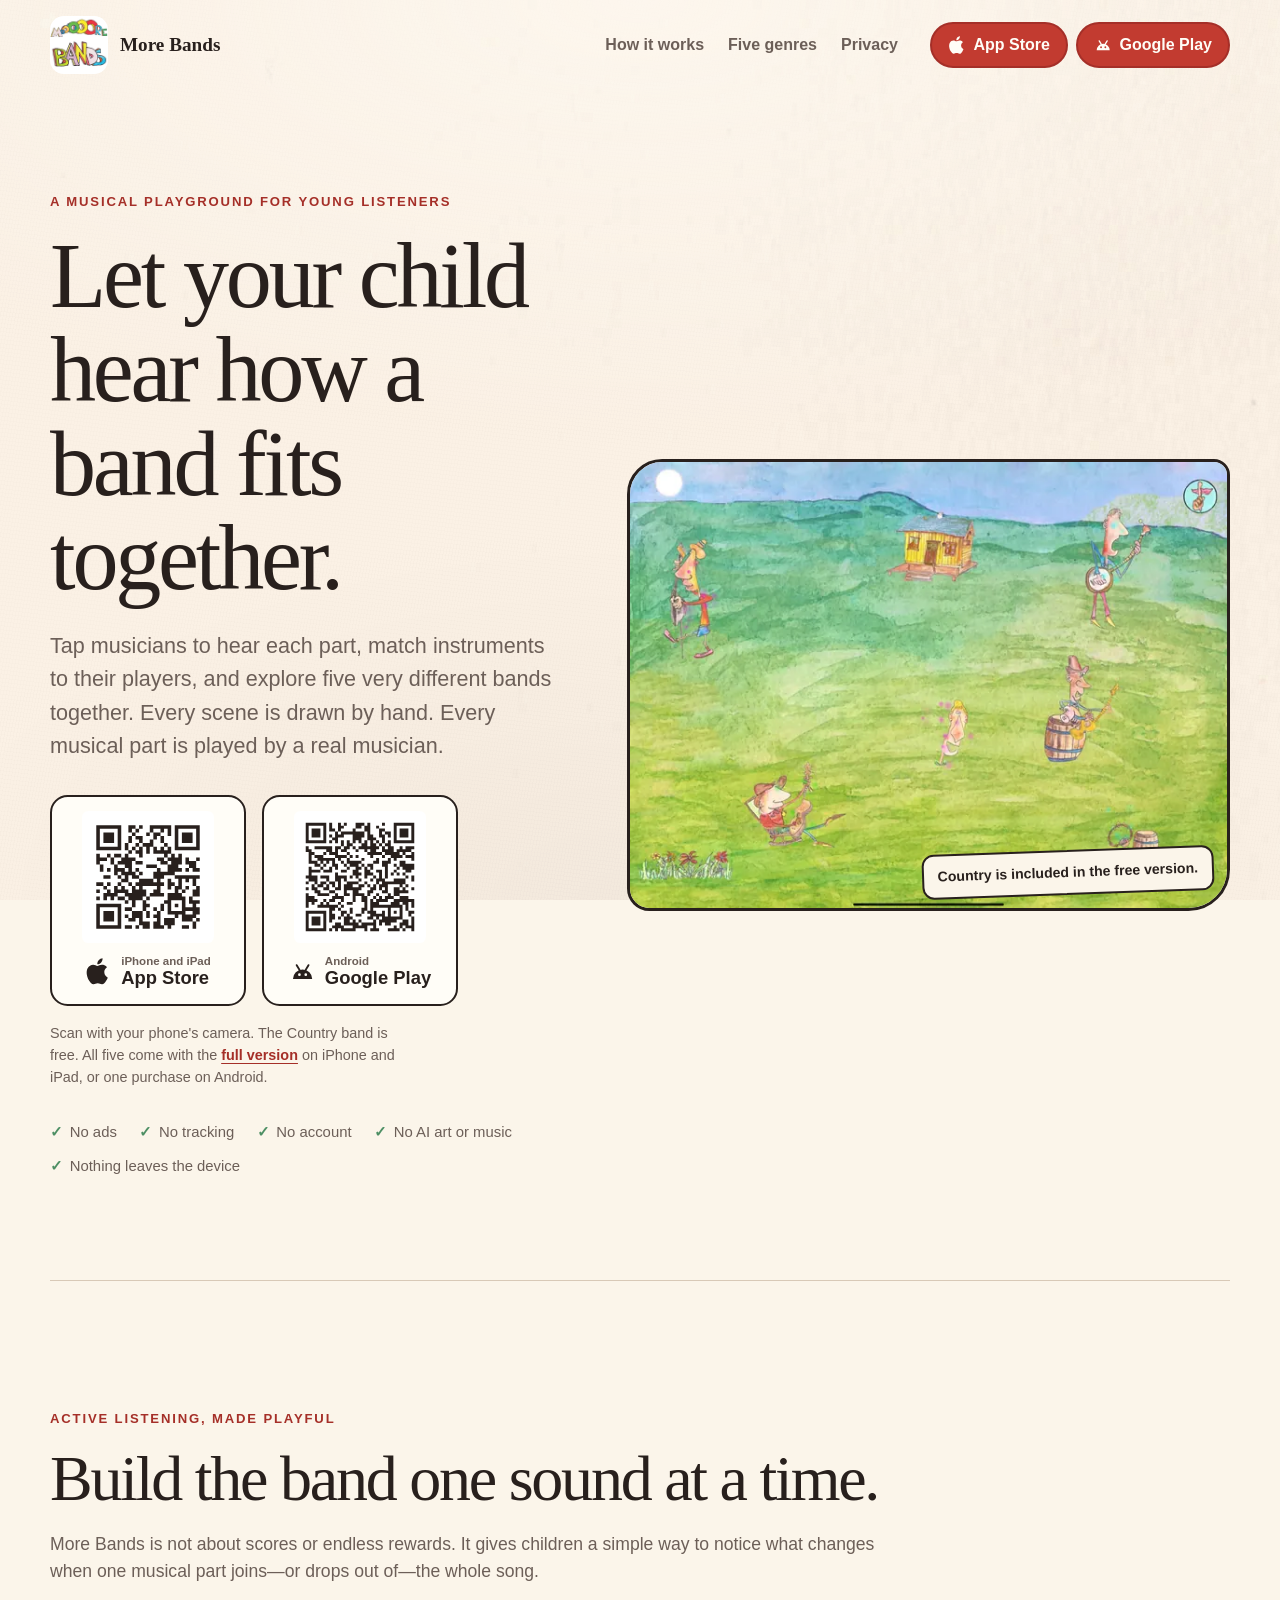
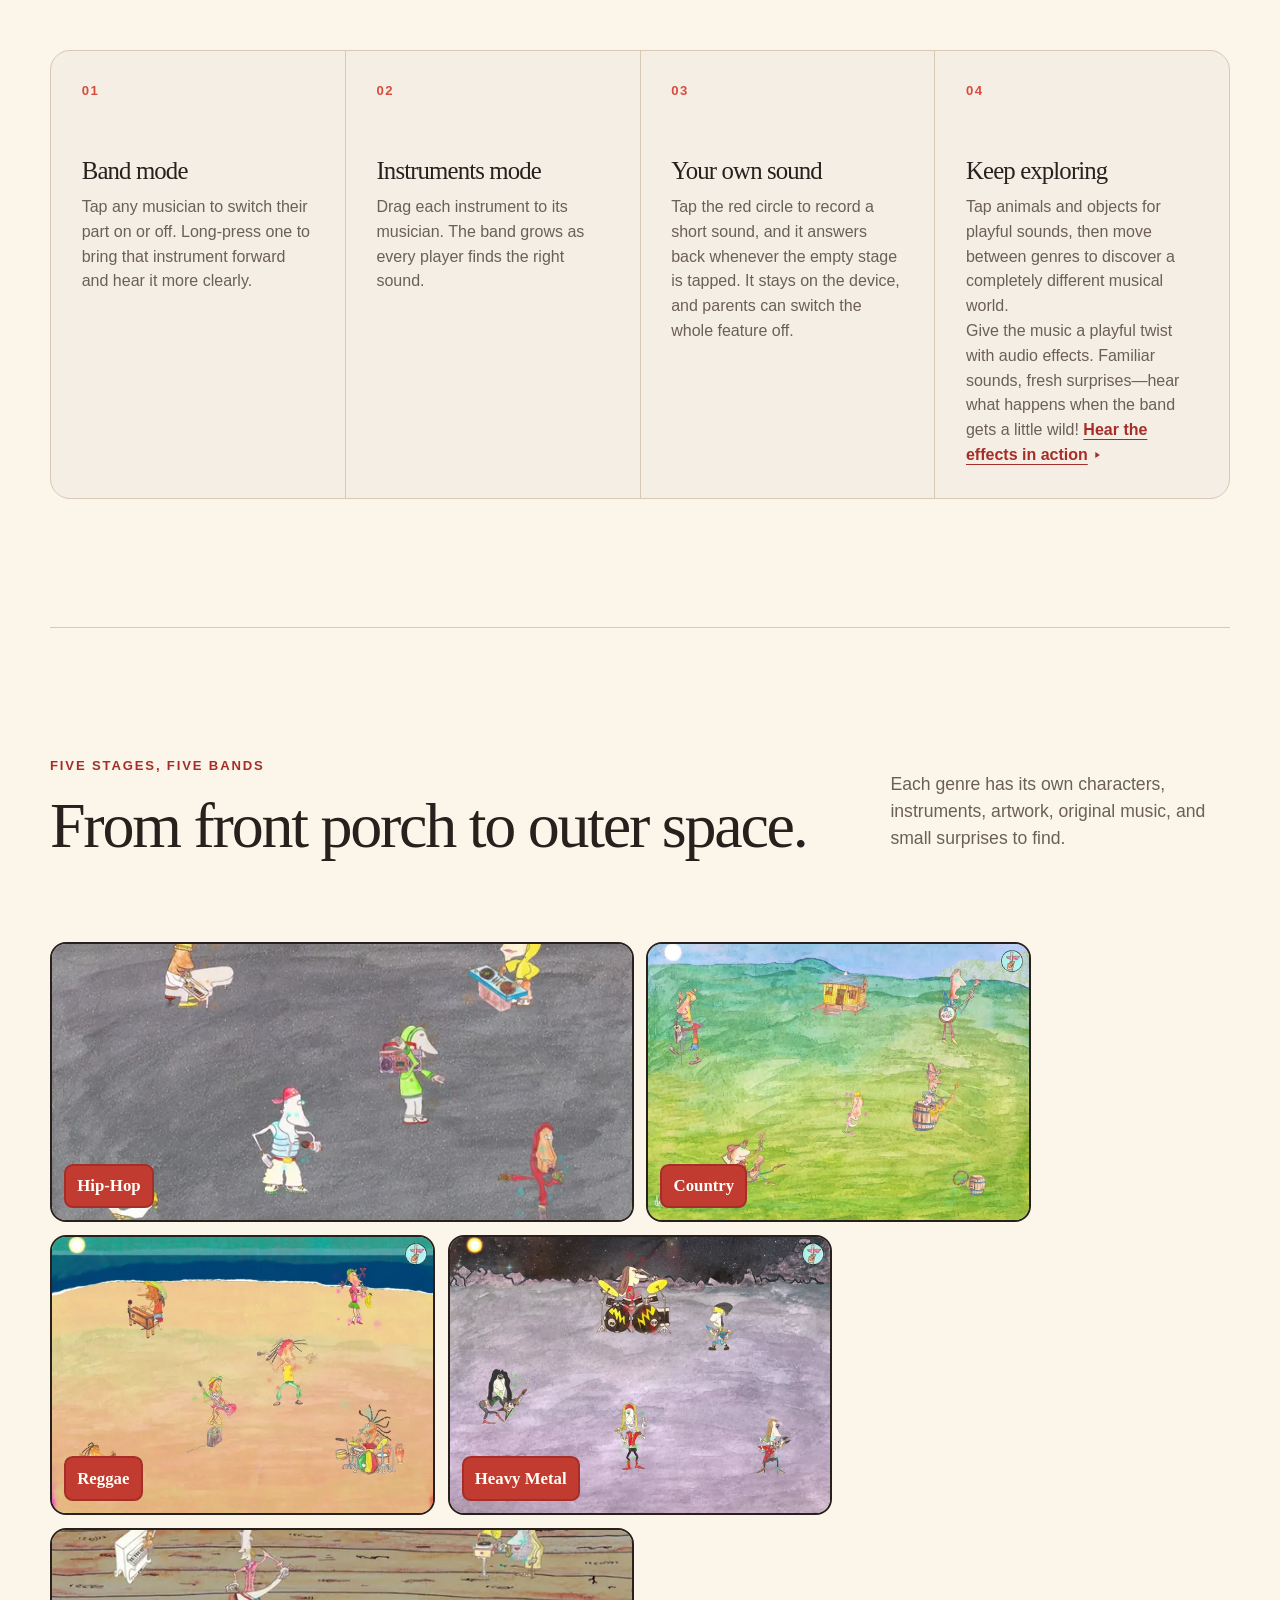
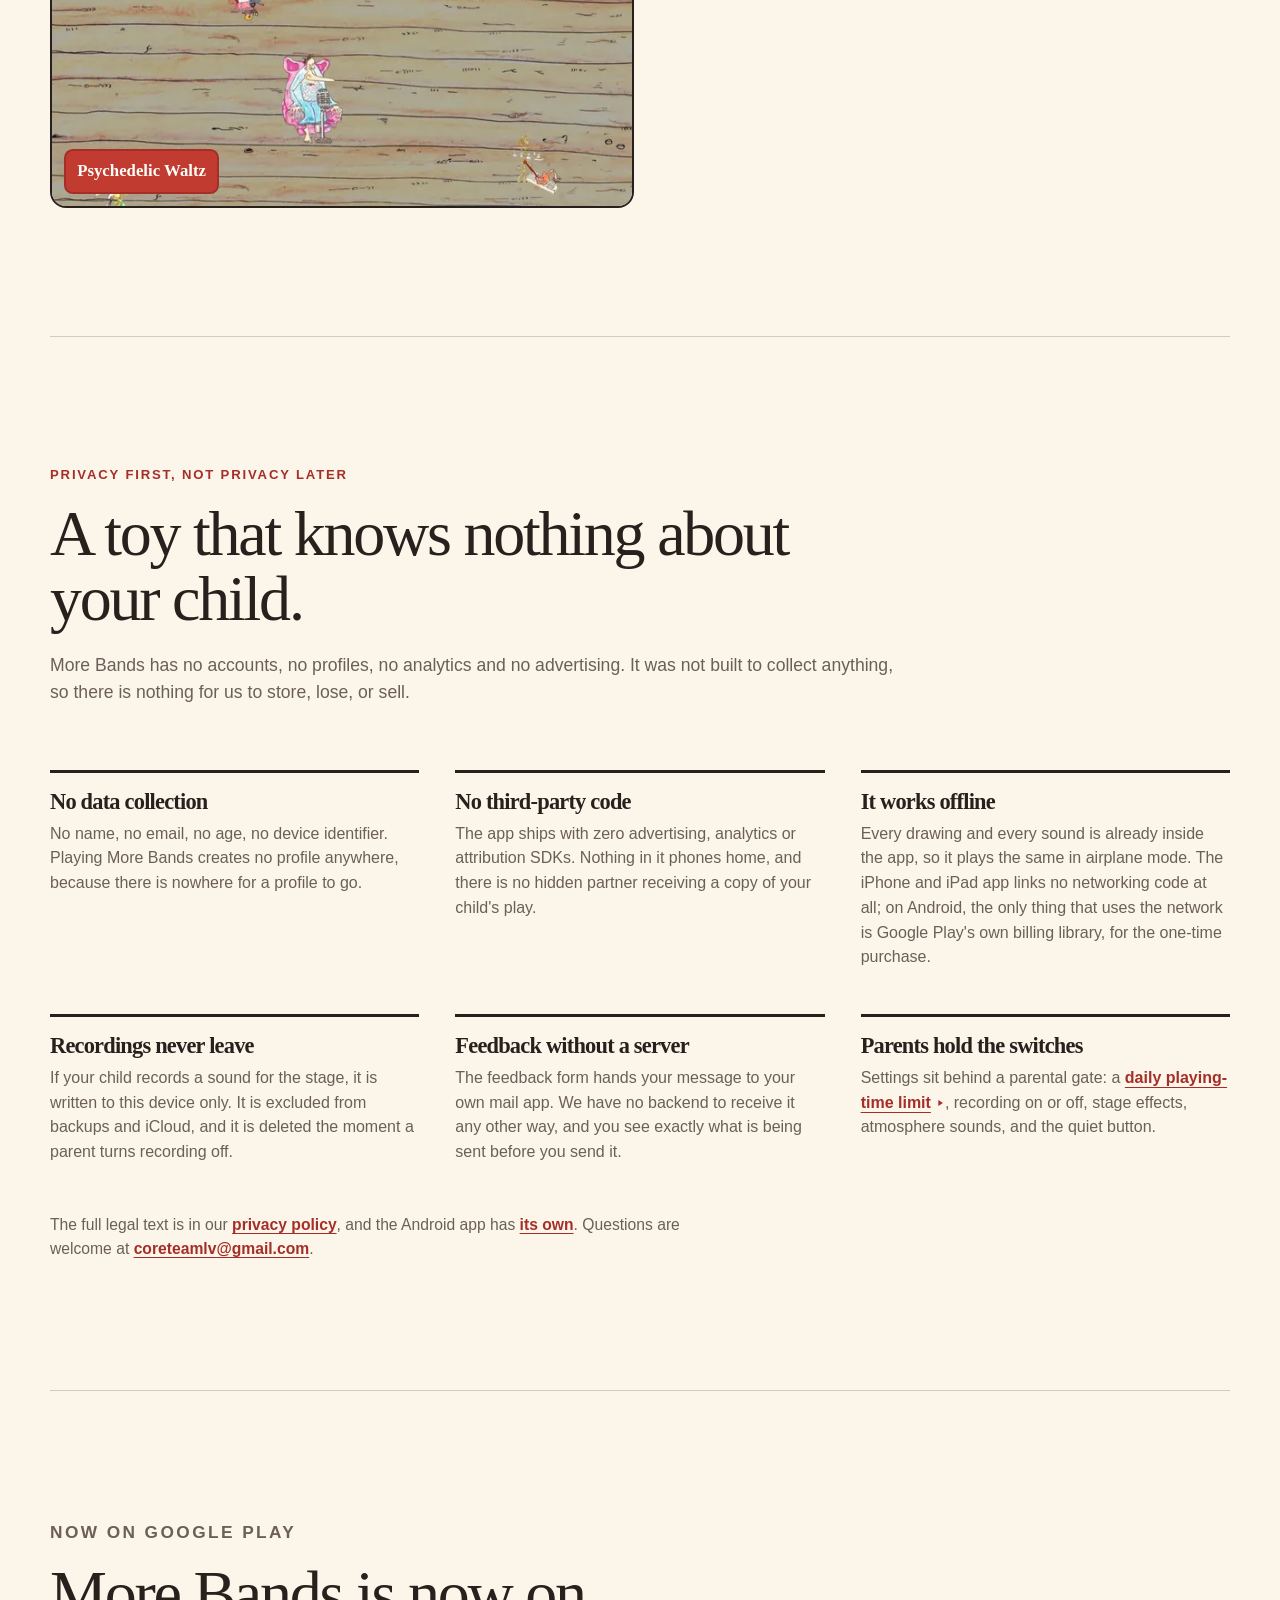
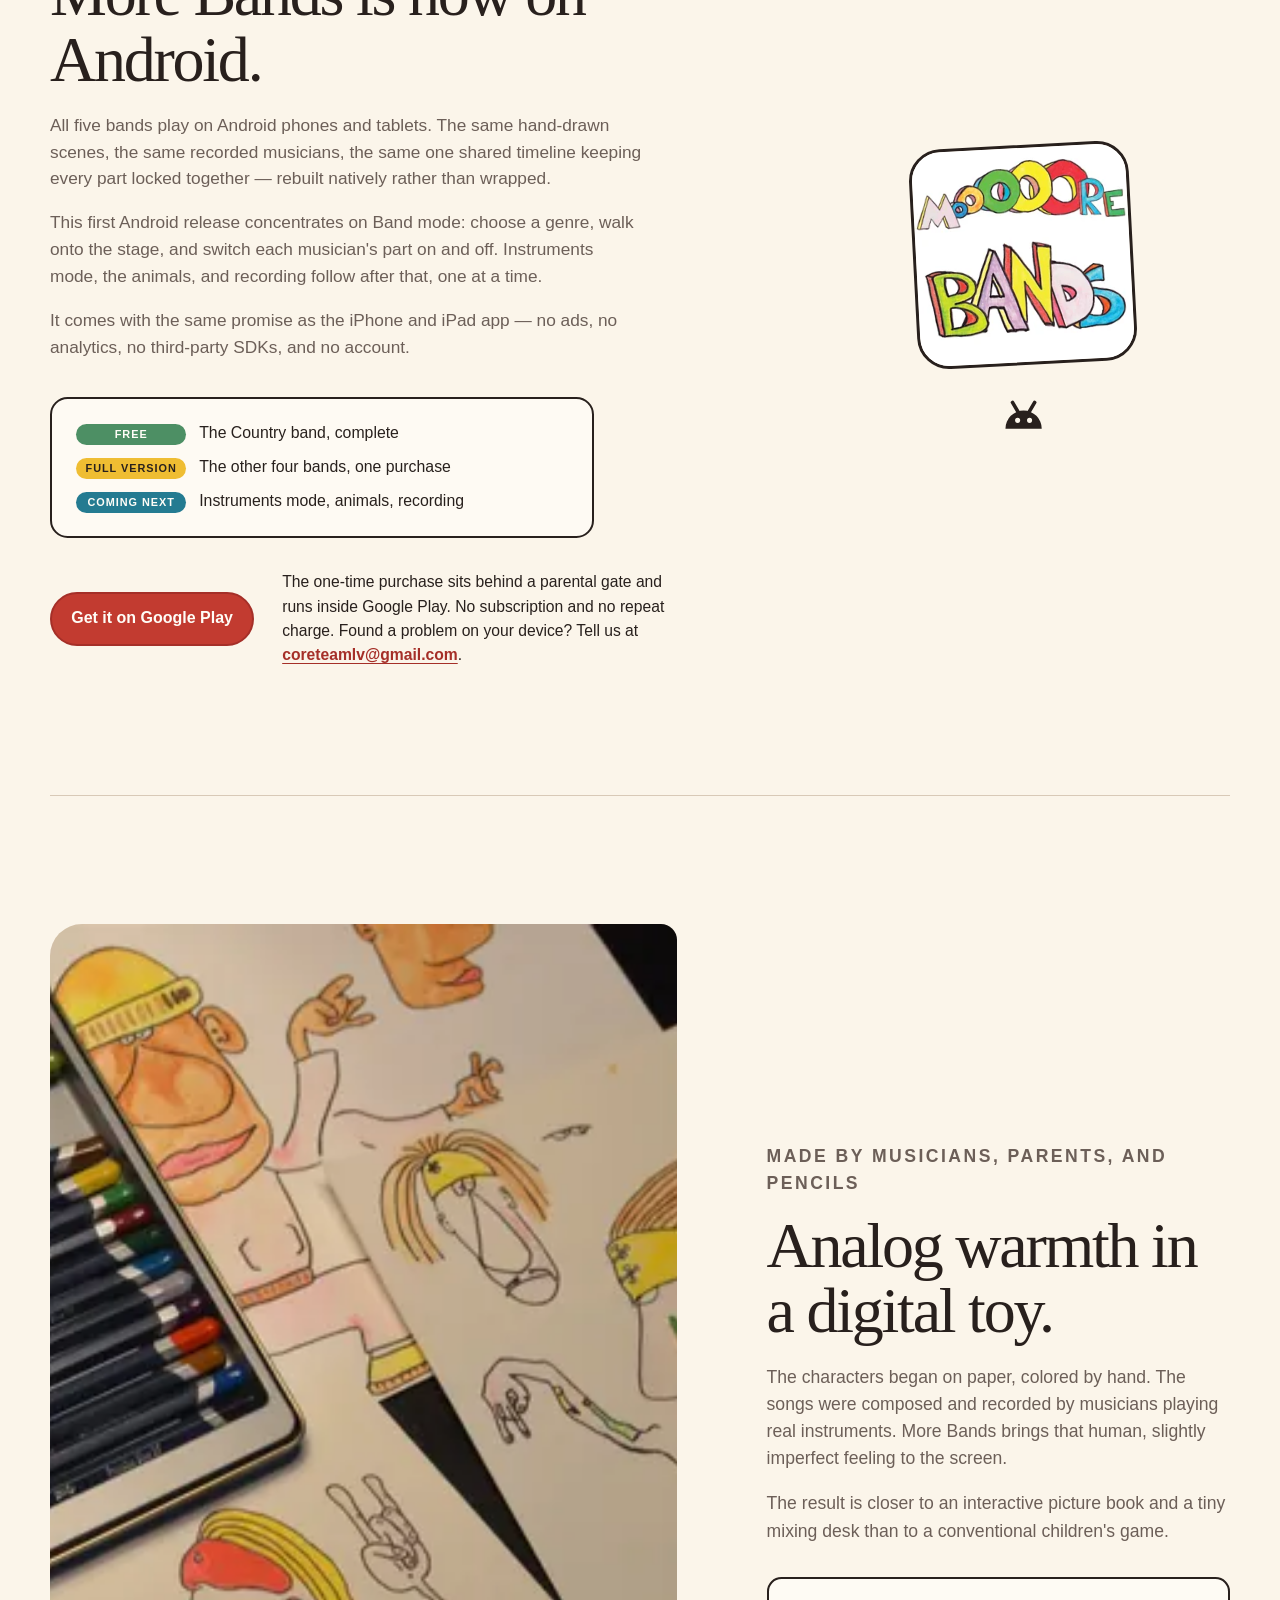
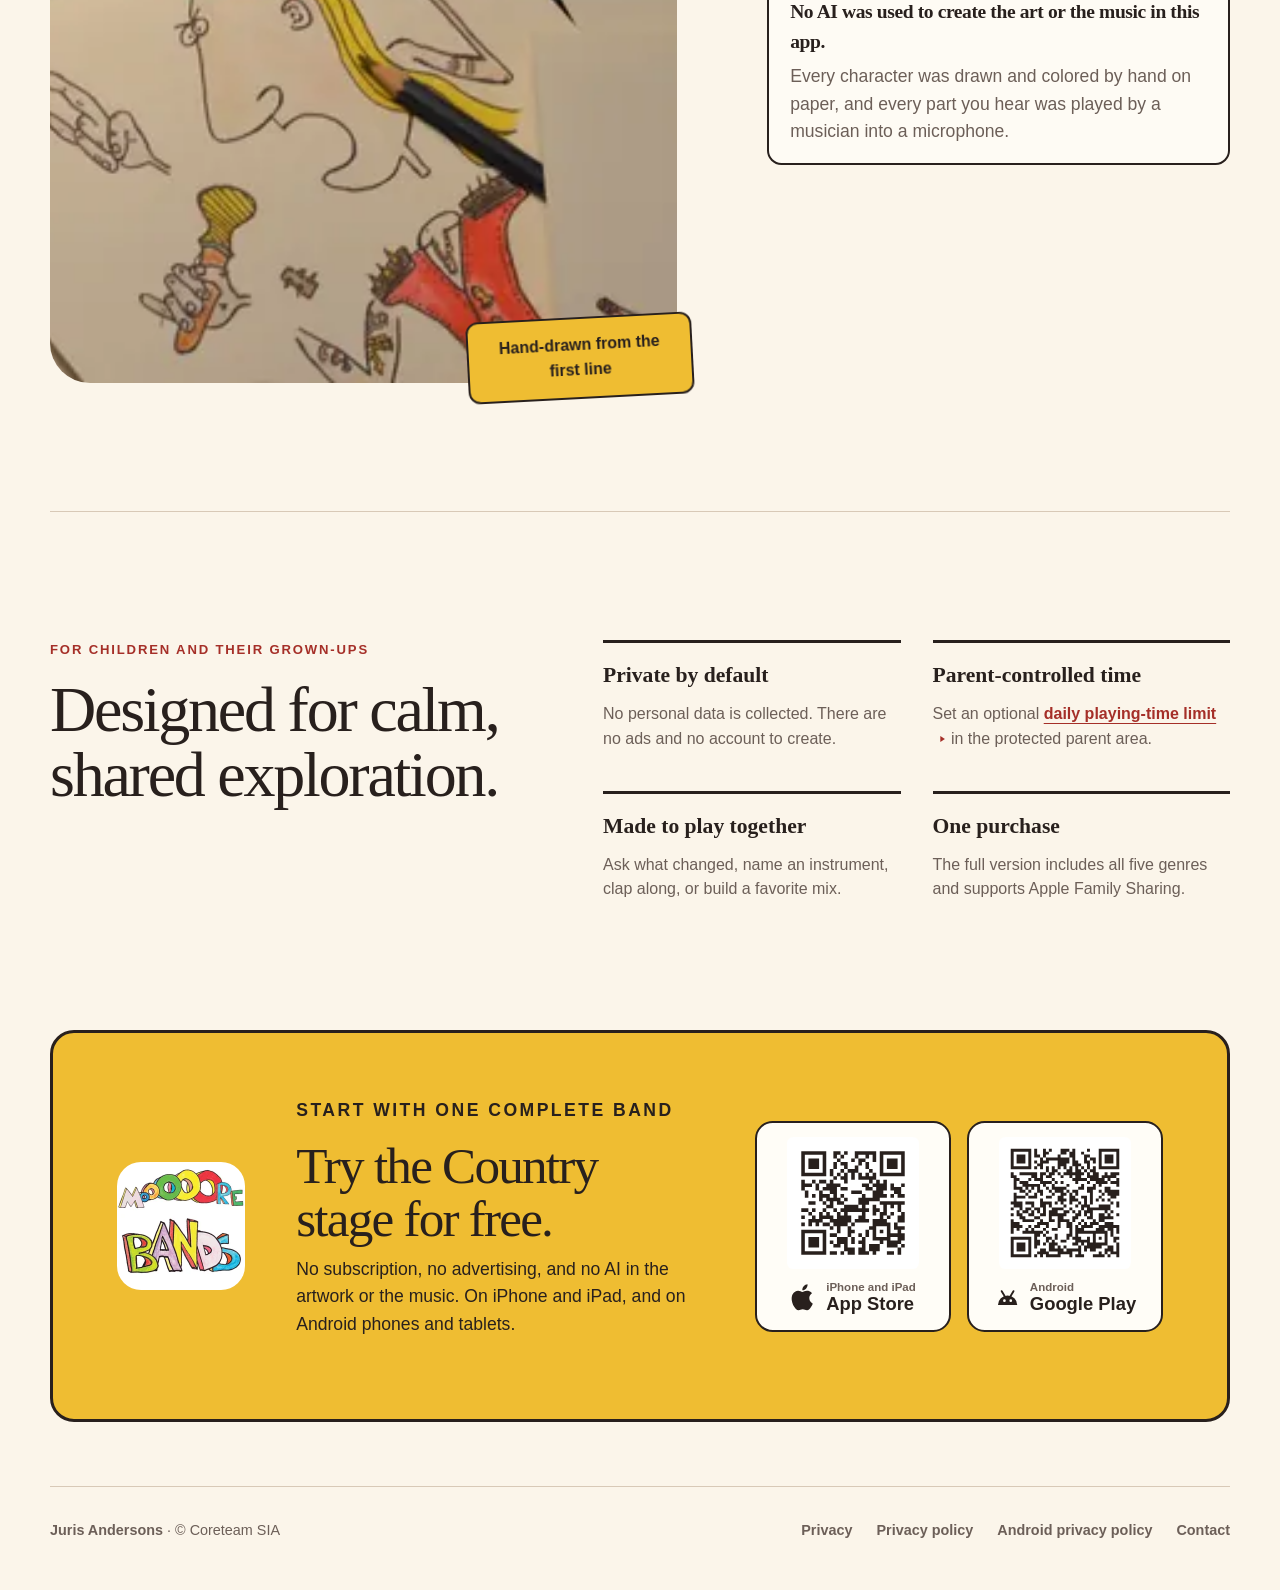
<file: index.html>
<!DOCTYPE html>
<html lang="en">
  <head>
    <meta charset="UTF-8" />
    <meta name="viewport" content="width=device-width, initial-scale=1.0" />
    <meta
      name="description"
      content="More Bands is a hand-painted musical playground where children can hear, match, and mix real instrument parts across five playful genres. Drawn and played entirely by people, with no AI. On iPhone, iPad, and Android phones and tablets."
    />
    <meta name="theme-color" content="#fbf5ea" />
    <meta property="og:type" content="website" />
    <meta property="og:title" content="More Bands — hear how a band fits together" />
    <meta
      property="og:description"
      content="A hand-painted musical playground with real instruments, made for children and grown-ups to explore together. No AI, no tracking, nothing leaves the device."
    />
    <meta property="og:url" content="https://morebands.eu/" />
    <meta
      property="og:image"
      content="https://morebands.eu/img/country-band.jpg"
    />
    <title>More Bands — a hand-painted musical playground</title>
    <link rel="canonical" href="https://morebands.eu/" />
    <link rel="icon" href="img/more-bands-icon.png" />
    <link rel="preload" as="image" href="img/paper.jpg" />
    <link rel="stylesheet" href="morebands.css?v=7" />
  </head>
  <body>
    <a class="skip-link" href="#main">Skip to content</a>

    <svg class="mark-sprite" aria-hidden="true" focusable="false">
      <symbol id="mark-apple" viewBox="0 0 24 24">
        <path
          d="M17.05 12.54c-.03-2.9 2.37-4.29 2.47-4.36-1.35-1.97-3.44-2.24-4.19-2.27-1.78-.18-3.48 1.05-4.38 1.05-.91 0-2.3-1.02-3.78-1-1.94.03-3.73 1.13-4.73 2.87-2.02 3.5-.52 8.68 1.45 11.52.96 1.39 2.11 2.95 3.61 2.9 1.46-.06 2-.94 3.76-.94s2.25.94 3.78.91c1.56-.03 2.55-1.42 3.5-2.81 1.11-1.61 1.56-3.17 1.59-3.25-.04-.02-3.04-1.17-3.07-4.62M14.29 3.9c.8-.97 1.34-2.32 1.19-3.66-1.15.05-2.55.77-3.37 1.74-.74.86-1.39 2.23-1.22 3.54 1.29.1 2.6-.65 3.4-1.62"
        />
      </symbol>
      <symbol id="mark-android" viewBox="0 0 24 24">
        <path
          fill-rule="evenodd"
          d="M3.5 18.6a8.5 8.5 0 0 1 17 0zM10.4 14.7a1.2 1.2 0 1 0-2.4 0 1.2 1.2 0 0 0 2.4 0m5.6 0a1.2 1.2 0 1 0-2.4 0 1.2 1.2 0 0 0 2.4 0"
        />
        <path
          d="M6.8 6.3 9.4 10.7M17.2 6.3 14.6 10.7"
          fill="none"
          stroke="currentColor"
          stroke-width="1.7"
          stroke-linecap="round"
        />
      </symbol>
    </svg>

    <header class="site-header">
      <a class="brand" href="#top" aria-label="More Bands home">
        <img src="img/more-bands-icon.webp" alt="" width="58" height="58" />
        <span>More Bands</span>
      </a>
      <nav aria-label="Main navigation">
        <a href="#how-it-works">How it works</a>
        <a href="#genres">Five genres</a>
        <a href="#privacy">Privacy</a>
      </nav>
      <div class="header-stores">
        <a class="button button-small" href="https://apps.apple.com/app/id760842919" aria-label="Try More Bands free on the App Store">
          <svg class="platform-mark" aria-hidden="true" focusable="false"><use href="#mark-apple" /></svg>
          <span>App Store</span>
        </a>
        <a class="button button-small" href="https://play.google.com/store/apps/details?id=lv.coreteam.moorebands" aria-label="Try More Bands free on Google Play">
          <svg class="platform-mark" aria-hidden="true" focusable="false"><use href="#mark-android" /></svg>
          <span>Google Play</span>
        </a>
      </div>
    </header>

    <main id="main">
      <section class="hero" id="top">
        <div class="sky" aria-hidden="true" data-crow-lane>
          <img class="crow" src="img/crow00.png" alt="" width="109" height="89" />
        </div>

        <div class="hero-copy">
          <p class="eyebrow">A musical playground for young listeners</p>
          <h1>Let your child hear how a band fits together.</h1>
          <p class="hero-lead">
            Tap musicians to hear each part, match instruments to their players,
            and explore five very different bands together. Every scene is drawn
            by hand. Every musical part is played by a real musician.
          </p>
          <div class="stores" id="get">
            <a class="store" href="https://apps.apple.com/app/id760842919">
              <img class="store-qr" src="img/more-bands-lite-qr.svg" alt="" width="132" height="132" />
              <span class="store-name">
                <svg class="platform-mark" aria-hidden="true" focusable="false"><use href="#mark-apple" /></svg>
                <span><small>iPhone and iPad</small>App Store</span>
              </span>
            </a>
            <a class="store" href="https://play.google.com/store/apps/details?id=lv.coreteam.moorebands">
              <img class="store-qr" src="img/more-bands-play-qr.svg" alt="" width="132" height="132" />
              <span class="store-name">
                <svg class="platform-mark" aria-hidden="true" focusable="false"><use href="#mark-android" /></svg>
                <span><small>Android</small>Google Play</span>
              </span>
            </a>
          </div>
          <p class="stores-note">
            <span class="stores-scan">Scan with your phone's camera.</span>
            The Country band is free. All five come with the
            <a href="https://apps.apple.com/app/id760551914">full version</a> on iPhone and iPad,
            or one purchase on Android.
          </p>
          <ul class="trust-list" aria-label="Parent-friendly features">
            <li>No ads</li>
            <li>No tracking</li>
            <li>No account</li>
            <li>No AI art or music</li>
            <li>Nothing leaves the device</li>
          </ul>
        </div>

        <figure class="hero-visual">
          <img
            src="img/country-band-960.webp"
            srcset="img/country-band-640.webp 640w, img/country-band-960.webp 960w, img/country-band-1600.webp 1600w"
            sizes="(max-width: 900px) calc(100vw - 2rem), 640px"
            alt="The hand-painted Country band playing together in a green landscape"
            width="1366"
            height="1024"
            fetchpriority="high"
          />
          <figcaption>Country is included in the free version.</figcaption>
        </figure>
      </section>

      <section class="section interaction" id="how-it-works">
        <div class="section-heading">
          <p class="eyebrow">Active listening, made playful</p>
          <h2>Build the band one sound at a time.</h2>
          <p>
            More Bands is not about scores or endless rewards. It gives children
            a simple way to notice what changes when one musical part joins—or
            drops out of—the whole song.
          </p>
        </div>

        <div class="mode-grid">
          <article class="mode">
            <span class="mode-number" aria-hidden="true">01</span>
            <h3>Band mode</h3>
            <p>
              Tap any musician to switch their part on or off. Long-press one to
              bring that instrument forward and hear it more clearly.
            </p>
          </article>
          <article class="mode">
            <span class="mode-number" aria-hidden="true">02</span>
            <h3>Instruments mode</h3>
            <p>
              Drag each instrument to its musician. The band grows as every
              player finds the right sound.
            </p>
          </article>
          <article class="mode">
            <span class="mode-number" aria-hidden="true">03</span>
            <h3>Your own sound</h3>
            <p>
              Tap the red circle to record a short sound, and it answers back
              whenever the empty stage is tapped. It stays on the device, and
              parents can switch the whole feature off.
            </p>
          </article>
          <article class="mode">
            <span class="mode-number" aria-hidden="true">04</span>
            <h3>Keep exploring</h3>
            <p>
              Tap animals and objects for playful sounds, then move between
              genres to discover a completely different musical world.
            </p>
            <p>
              Give the music a playful twist with audio effects. Familiar sounds,
              fresh surprises—hear what happens when the band gets a little wild!
              <a
                class="video-link"
                href="videos/fx.mp4"
                data-video-modal="videos/fx.mp4"
                data-video-title="Audio effects"
                aria-label="Watch the audio effects demo"
                aria-haspopup="dialog"
                aria-controls="genre-video-dialog"
              >Hear the effects in action<svg class="video-link-icon" width="10" height="10" viewBox="0 0 24 24" fill="currentColor" aria-hidden="true"><path d="M8 5v14l11-7z"/></svg></a>
            </p>
          </article>
        </div>
      </section>

      <section class="section genres" id="genres">
        <div class="section-heading split-heading">
          <div>
            <p class="eyebrow">Five stages, five bands</p>
            <h2>From front porch to outer space.</h2>
          </div>
          <p>
            Each genre has its own characters, instruments, artwork, original
            music, and small surprises to find.
          </p>
        </div>

        <div class="genre-gallery">
          <figure class="genre genre-wide" data-genre="hip-hop">
            <img src="img/hip-hop-band-960.webp" srcset="img/hip-hop-band-640.webp 640w, img/hip-hop-band-960.webp 960w, img/hip-hop-band-1600.webp 1600w" sizes="(max-width: 680px) calc(100vw - 2rem), min(46vw, 600px)" width="1600" height="1199" alt="A hand-painted Hip-Hop band on a graffiti-covered street" loading="lazy" />
            <figcaption>Hip-Hop</figcaption>
          </figure>
          <figure class="genre" data-genre="country">
            <img src="img/country-band-960.webp" srcset="img/country-band-640.webp 640w, img/country-band-960.webp 960w, img/country-band-1600.webp 1600w" sizes="(max-width: 680px) calc(100vw - 2rem), min(31vw, 400px)" width="1600" height="1199" alt="A hand-painted Country band in green hills" loading="lazy" />
            <figcaption>Country</figcaption>
          </figure>
          <figure class="genre" data-genre="reggae">
            <img src="img/reggae-band-960.webp" srcset="img/reggae-band-640.webp 640w, img/reggae-band-960.webp 960w, img/reggae-band-1600.webp 1600w" sizes="(max-width: 680px) calc(100vw - 2rem), min(31vw, 400px)" width="1600" height="1199" alt="A hand-painted Reggae band on a beach" loading="lazy" />
            <figcaption>Reggae</figcaption>
          </figure>
          <figure class="genre" data-genre="metal">
            <img src="img/metal-band-960.webp" srcset="img/metal-band-640.webp 640w, img/metal-band-960.webp 960w, img/metal-band-1600.webp 1600w" sizes="(max-width: 680px) calc(100vw - 2rem), min(31vw, 400px)" width="1600" height="1199" alt="A hand-painted Heavy Metal band playing on a moon-like landscape" loading="lazy" />
            <figcaption>Heavy Metal</figcaption>
          </figure>
          <figure class="genre genre-wide" data-genre="waltz">
            <img src="img/waltz-band-960.webp" srcset="img/waltz-band-640.webp 640w, img/waltz-band-960.webp 960w, img/waltz-band-1600.webp 1600w" sizes="(max-width: 680px) calc(100vw - 2rem), min(46vw, 600px)" width="1600" height="1199" alt="A hand-painted Psychedelic Waltz band in an old wooden hall" loading="lazy" />
            <figcaption>Psychedelic Waltz</figcaption>
          </figure>
        </div>

        <div class="critter-lane" aria-hidden="true" data-critter-lane data-critter="pig">
          <img class="critter" src="img/pig.png" alt="" width="170" height="130" />
        </div>
      </section>

      <section class="section privacy" id="privacy">
        <div class="section-heading">
          <p class="eyebrow">Privacy first, not privacy later</p>
          <h2>A toy that knows nothing about your child.</h2>
          <p>
            More Bands has no accounts, no profiles, no analytics and no
            advertising. It was not built to collect anything, so there is
            nothing for us to store, lose, or sell.
          </p>
        </div>

        <ul class="privacy-grid">
          <li>
            <h3>No data collection</h3>
            <p>
              No name, no email, no age, no device identifier. Playing More
              Bands creates no profile anywhere, because there is nowhere for a
              profile to go.
            </p>
          </li>
          <li>
            <h3>No third-party code</h3>
            <p>
              The app ships with zero advertising, analytics or attribution
              SDKs. Nothing in it phones home, and there is no hidden partner
              receiving a copy of your child's play.
            </p>
          </li>
          <li>
            <h3>It works offline</h3>
            <p>
              Every drawing and every sound is already inside the app, so it
              plays the same in airplane mode. The iPhone and iPad app links no
              networking code at all; on Android, the only thing that uses the
              network is Google Play's own billing library, for the one-time
              purchase.
            </p>
          </li>
          <li>
            <h3>Recordings never leave</h3>
            <p>
              If your child records a sound for the stage, it is written to this
              device only. It is excluded from backups and iCloud, and it is
              deleted the moment a parent turns recording off.
            </p>
          </li>
          <li>
            <h3>Feedback without a server</h3>
            <p>
              The feedback form hands your message to your own mail app. We have
              no backend to receive it any other way, and you see exactly what
              is being sent before you send it.
            </p>
          </li>
          <li>
            <h3>Parents hold the switches</h3>
            <p>
              Settings sit behind a parental gate: a
              <a
                class="video-link"
                href="videos/time_limit.mp4"
                data-video-modal="videos/time_limit.mp4"
                data-video-title="Time limit"
                aria-label="Preview the time limit feature video"
              >daily playing-time limit<svg class="video-link-icon" width="10" height="10" viewBox="0 0 24 24" fill="currentColor" aria-hidden="true"><path d="M8 5v14l11-7z"/></svg></a>,
              recording on or off, stage effects, atmosphere sounds, and the
              quiet button.
            </p>
          </li>
        </ul>

        <p class="privacy-footnote">
          The full legal text is in our <a href="privacy.html">privacy policy</a>,
          and the Android app has
          <a href="privacy_android.html">its own</a>.
          Questions are welcome at
          <a href="mailto:coreteamlv@gmail.com">coreteamlv@gmail.com</a>.
        </p>
      </section>

      <section class="section android" id="android">
        <div class="android-copy">
          <p class="eyebrow">Now on Google Play</p>
          <h2>More Bands is now on Android.</h2>
          <p>
            All five bands play on Android phones and tablets. The same
            hand-drawn scenes, the same recorded musicians, the same one shared
            timeline keeping every part locked together — rebuilt natively
            rather than wrapped.
          </p>
          <p>
            This first Android release concentrates on Band mode: choose a genre,
            walk onto the stage, and switch each musician's part on and off.
            Instruments mode, the animals, and recording follow after that,
            one at a time.
          </p>
          <p>
            It comes with the same promise as the iPhone and iPad app — no
            ads, no analytics, no third-party SDKs, and no account.
          </p>
          <ul class="android-status">
            <li><span>Free</span> The Country band, complete</li>
            <li><span>Full version</span> The other four bands, one purchase</li>
            <li><span>Coming next</span> Instruments mode, animals, recording</li>
          </ul>
          <div class="android-cta">
            <a class="button" href="https://play.google.com/store/apps/details?id=lv.coreteam.moorebands">Get it on Google Play</a>
            <p class="android-note">
              The one-time purchase sits behind a parental gate and runs inside
              Google Play. No subscription and no repeat charge. Found a problem
              on your device? Tell us at
              <a href="mailto:coreteamlv@gmail.com">coreteamlv@gmail.com</a>.
            </p>
          </div>
        </div>
        <div class="android-visual">
          <img src="img/more-bands-icon.webp" alt="" width="180" height="180" loading="lazy" />
          <svg class="platform-mark platform-mark-big" aria-hidden="true" focusable="false">
            <use href="#mark-android" />
          </svg>
        </div>
        <div class="critter-lane" aria-hidden="true" data-critter-lane data-critter="piano">
          <img class="critter" src="img/piano-off.png" alt="" width="127" height="128" />
        </div>
      </section>

      <section class="section story" id="made-by-hand">
        <div class="story-photo">
          <img
            src="img/making-more-bands-960.webp"
            srcset="img/making-more-bands-640.webp 640w, img/making-more-bands-960.webp 960w, img/making-more-bands-1600.webp 1600w"
            sizes="(max-width: 900px) calc(100vw - 2rem), 600px"
            width="1600"
            height="1059"
            alt="Colored pencils and original hand-drawn More Bands characters on paper"
            loading="lazy"
          />
        </div>
        <div class="story-copy">
          <p class="eyebrow">Made by musicians, parents, and pencils</p>
          <h2>Analog warmth in a digital toy.</h2>
          <p>
            The characters began on paper, colored by hand. The songs were
            composed and recorded by musicians playing real instruments. More
            Bands brings that human, slightly imperfect feeling to the screen.
          </p>
          <p>
            The result is closer to an interactive picture book and a tiny
            mixing desk than to a conventional children's game.
          </p>
          <p class="no-ai">
            <strong>No AI was used to create the art or the music in this app.</strong>
            Every character was drawn and colored by hand on paper, and every
            part you hear was played by a musician into a microphone.
          </p>
        </div>
      </section>

      <section class="section parent-section" aria-labelledby="parent-title">
        <div>
          <p class="eyebrow">For children and their grown-ups</p>
          <h2 id="parent-title">Designed for calm, shared exploration.</h2>
        </div>
        <dl class="parent-points">
          <div>
            <dt>Private by default</dt>
            <dd>No personal data is collected. There are no ads and no account to create.</dd>
          </div>
          <div>
            <dt>Parent-controlled time</dt>
            <dd>
              Set an optional
              <a
                class="video-link"
                href="videos/time_limit.mp4"
                data-video-modal="videos/time_limit.mp4"
                data-video-title="Time limit"
                aria-label="Preview the time limit feature video"
              >daily playing-time limit<svg class="video-link-icon" width="10" height="10" viewBox="0 0 24 24" fill="currentColor" aria-hidden="true"><path d="M8 5v14l11-7z"/></svg></a>
              in the protected parent area.
            </dd>
          </div>
          <div>
            <dt>Made to play together</dt>
            <dd>Ask what changed, name an instrument, clap along, or build a favorite mix.</dd>
          </div>
          <div>
            <dt>One purchase</dt>
            <dd>The full version includes all five genres and supports Apple Family Sharing.</dd>
          </div>
        </dl>
      </section>

      <section class="final-cta">
        <img class="wiggle" src="img/more-bands-icon.webp" alt="" width="128" height="128" loading="lazy" />
        <div>
          <p class="eyebrow">Start with one complete band</p>
          <h2>Try the Country stage for free.</h2>
          <p>
            No subscription, no advertising, and no AI in the artwork or the
            music. On iPhone and iPad, and on Android phones and tablets.
          </p>
        </div>
        <div class="stores">
          <a class="store" href="https://apps.apple.com/app/id760842919">
            <img class="store-qr" src="img/more-bands-lite-qr.svg" alt="" width="132" height="132" loading="lazy" />
            <span class="store-name">
              <svg class="platform-mark" aria-hidden="true" focusable="false"><use href="#mark-apple" /></svg>
              <span><small>iPhone and iPad</small>App Store</span>
            </span>
          </a>
          <a class="store" href="https://play.google.com/store/apps/details?id=lv.coreteam.moorebands">
            <img class="store-qr" src="img/more-bands-play-qr.svg" alt="" width="132" height="132" loading="lazy" />
            <span class="store-name">
              <svg class="platform-mark" aria-hidden="true" focusable="false"><use href="#mark-android" /></svg>
              <span><small>Android</small>Google Play</span>
            </span>
          </a>
        </div>
        <div class="critter-lane" aria-hidden="true" data-critter-lane data-critter="pig">
          <img class="critter" src="img/pig.png" alt="" width="170" height="130" />
        </div>
      </section>
    </main>

    <dialog id="genre-video-dialog" class="video-dialog" aria-labelledby="genre-video-title">
      <div class="video-dialog-inner">
        <header class="video-dialog-header">
          <div class="video-dialog-title-wrap">
            <h3 id="genre-video-title">Country</h3>
          </div>
          <button type="button" class="video-dialog-close" aria-label="Close preview">
            <svg width="20" height="20" viewBox="0 0 24 24" fill="none" stroke="currentColor" stroke-width="2.5" stroke-linecap="round" stroke-linejoin="round" aria-hidden="true">
              <line x1="18" y1="6" x2="6" y2="18"></line>
              <line x1="6" y1="6" x2="18" y2="18"></line>
            </svg>
          </button>
        </header>
        <div class="video-dialog-player">
          <video id="genre-video" controls playsinline preload="none"></video>
        </div>
      </div>
    </dialog>

    <footer>
      <span><a href="https://jurisandersons.eu">Juris Andersons</a> · © Coreteam SIA</span>
      <nav aria-label="Footer navigation">
        <a href="#privacy">Privacy</a>
        <a href="privacy.html">Privacy policy</a>
        <a href="privacy_android.html">Android privacy policy</a>
        <a href="mailto:coreteamlv@gmail.com">Contact</a>
      </nav>
    </footer>

    <script src="morebands.js?v=6" defer></script>
  </body>
</html>
</file>
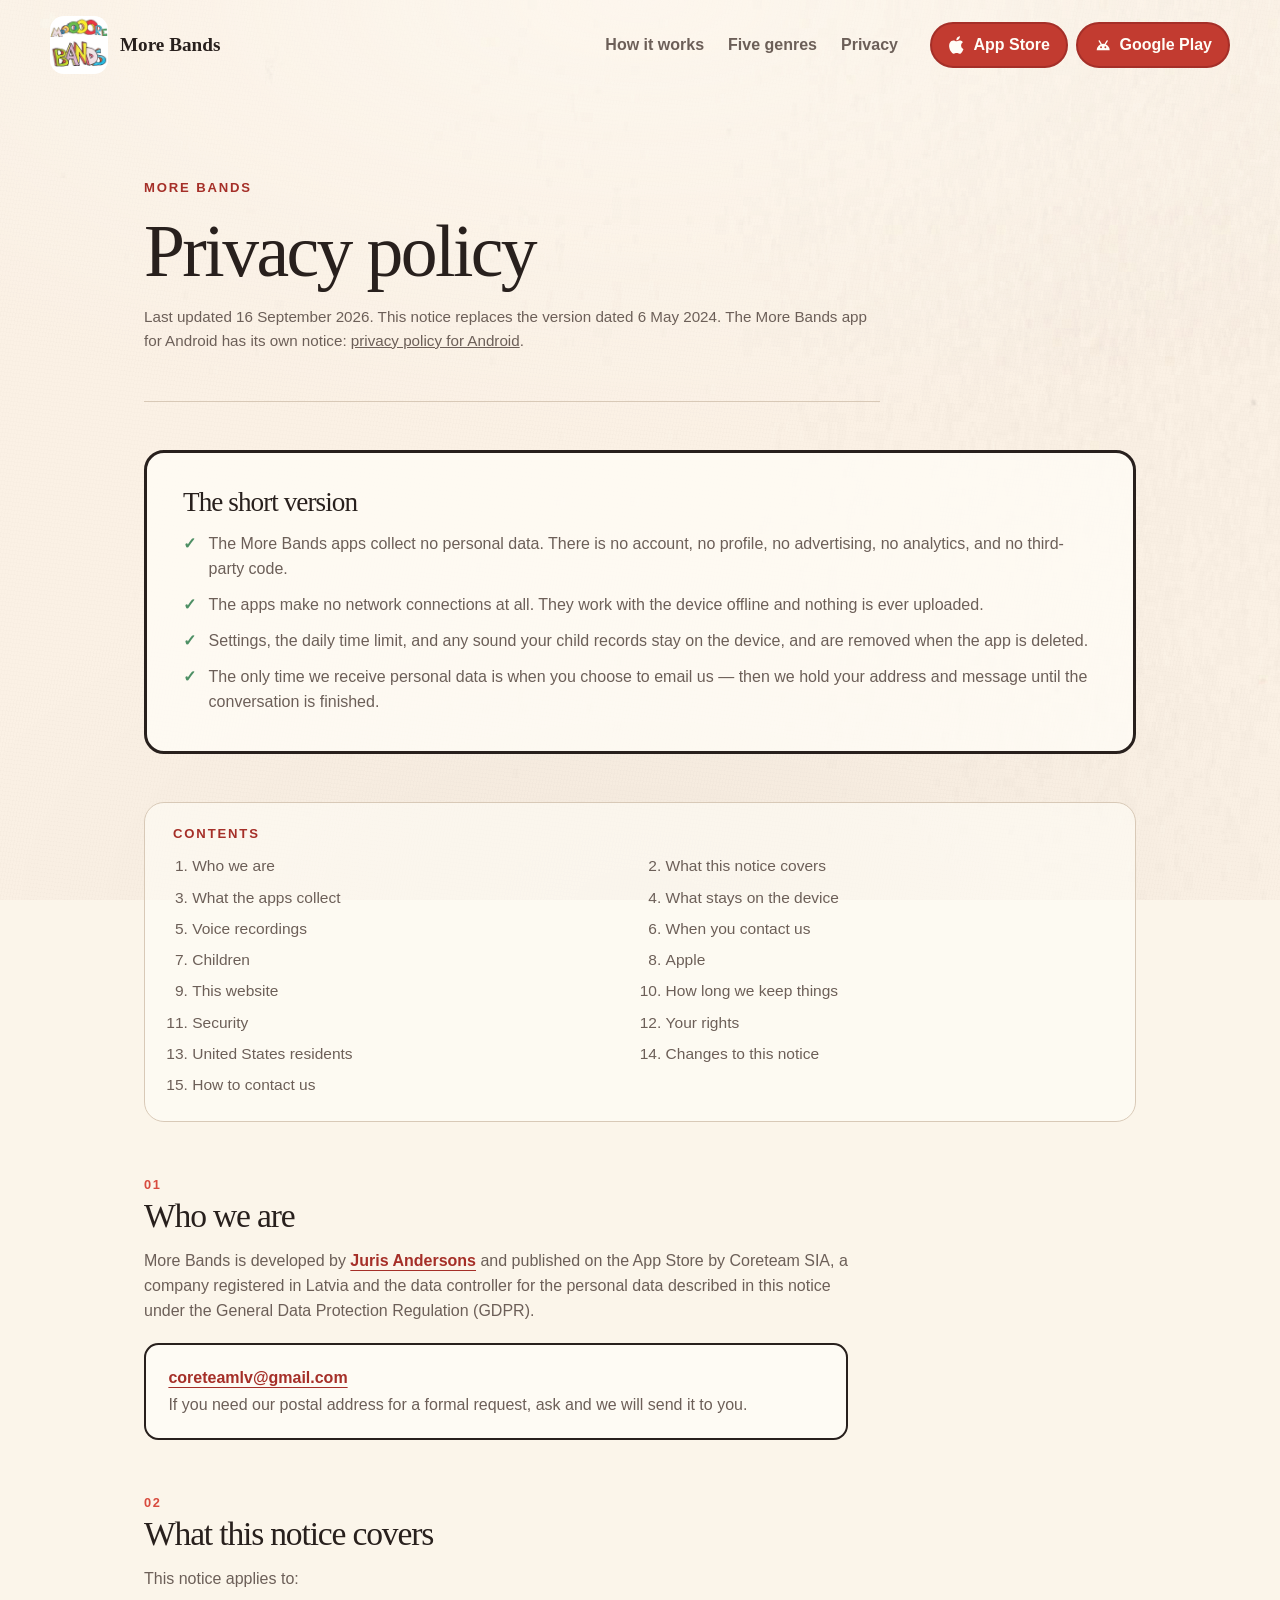
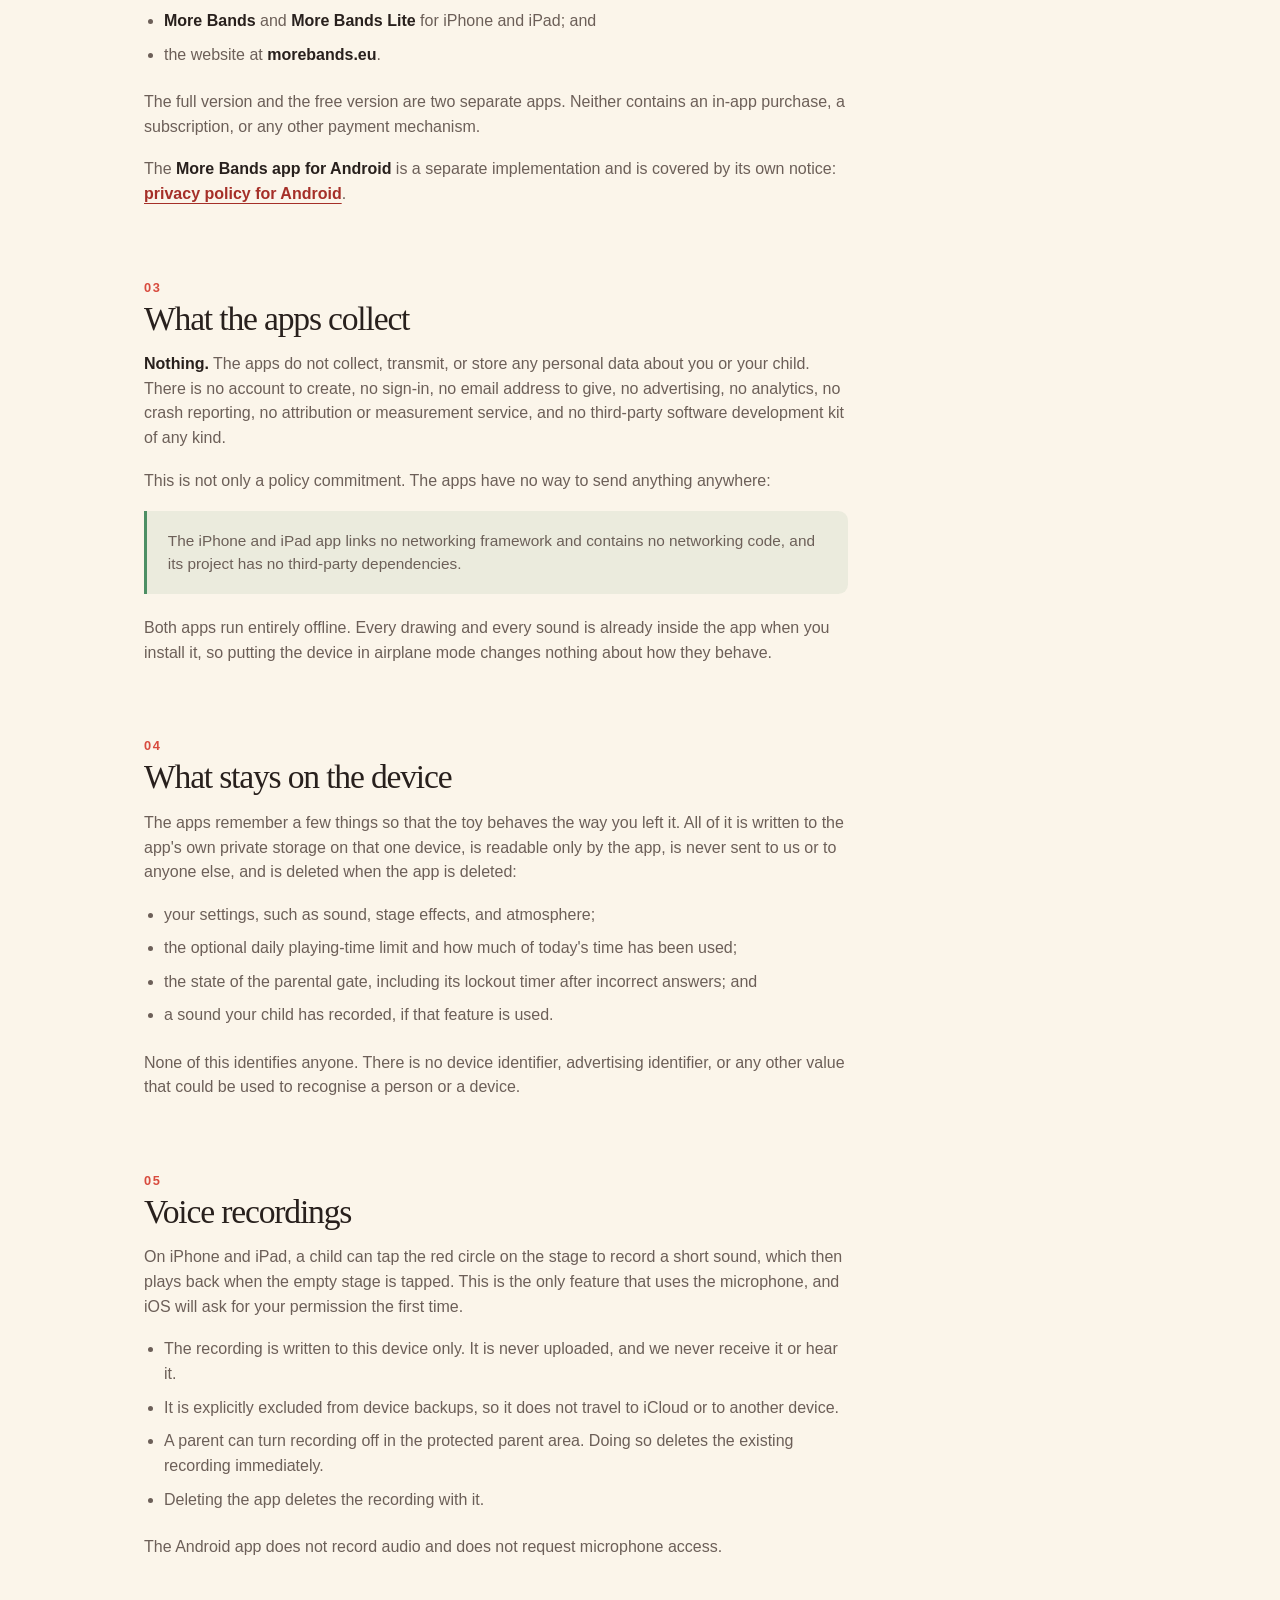
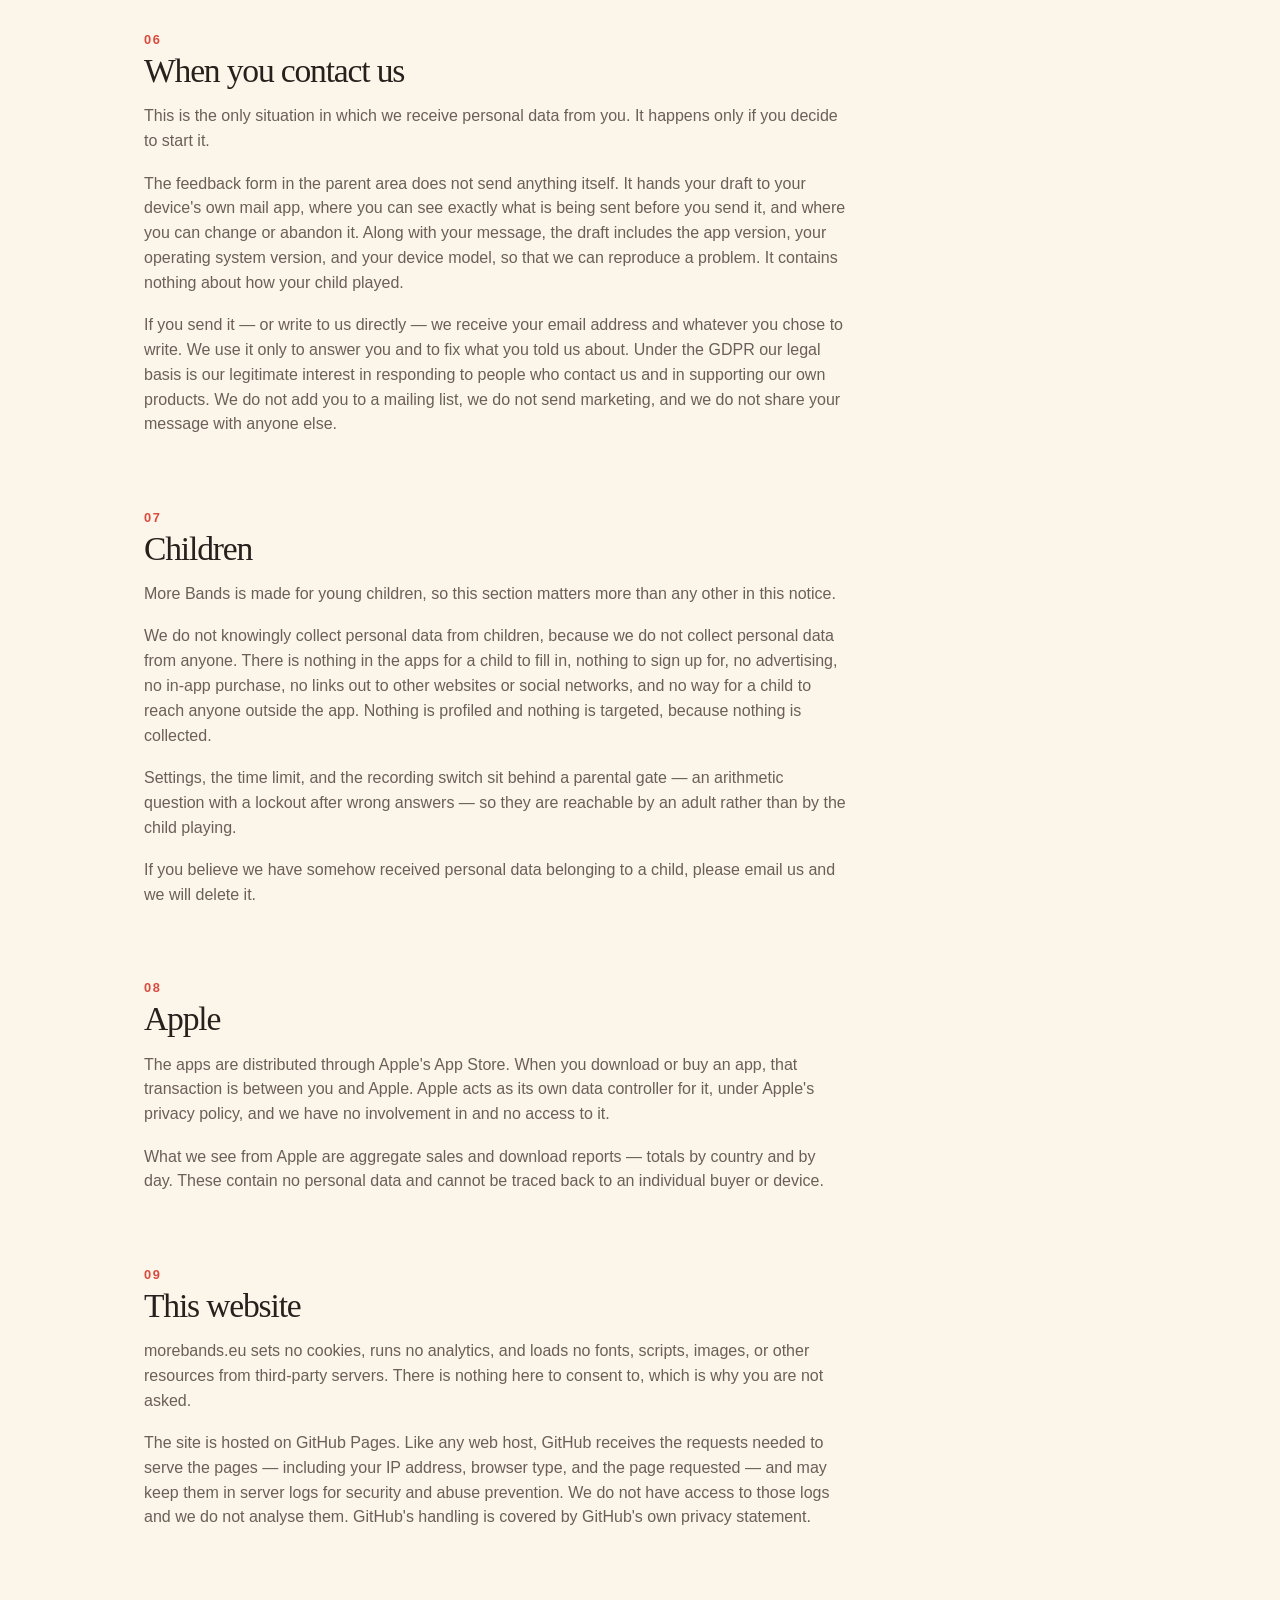
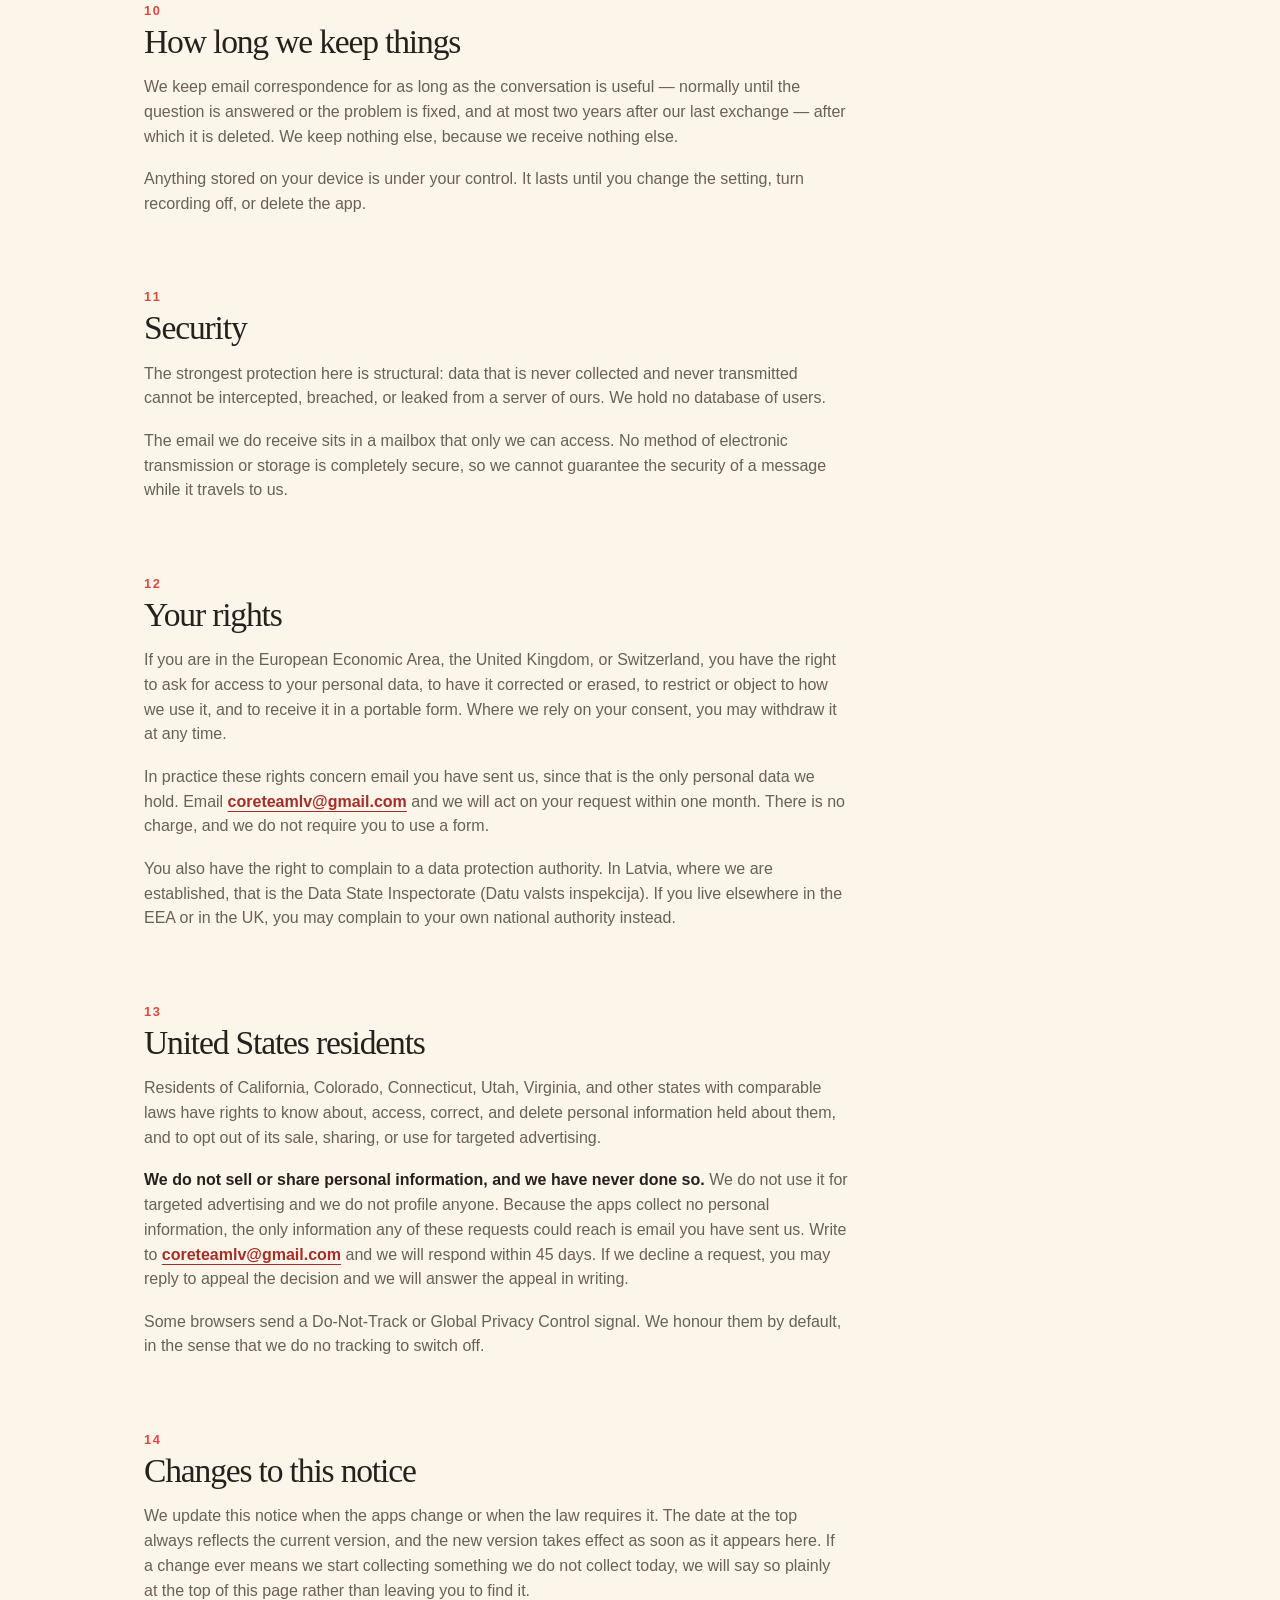
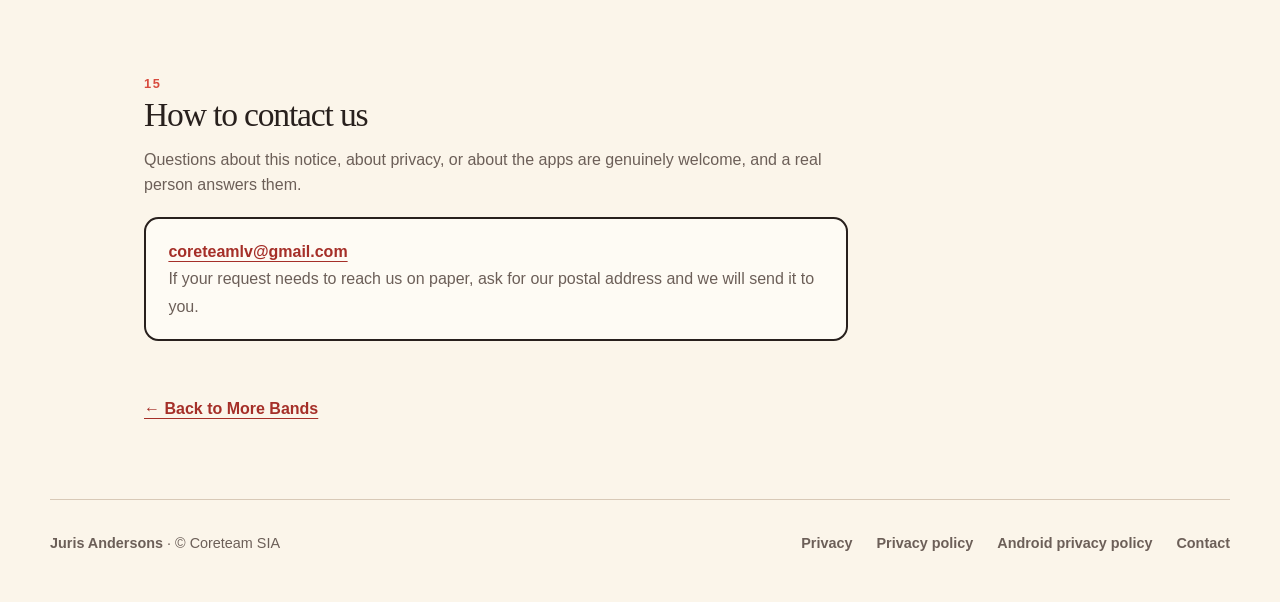
<file: privacy.html>
<!DOCTYPE html>
<html lang="en">
  <head>
    <meta charset="UTF-8" />
    <meta name="viewport" content="width=device-width, initial-scale=1.0" />
    <meta
      name="description"
      content="The More Bands privacy policy. The apps collect nothing, contain no advertising, analytics or third-party SDKs, and make no network connections at all."
    />
    <meta name="theme-color" content="#fbf5ea" />
    <meta name="robots" content="index, follow" />
    <title>Privacy policy — More Bands</title>
    <link rel="canonical" href="https://morebands.eu/privacy.html" />
    <link rel="icon" href="img/more-bands-icon.png" />
    <link rel="stylesheet" href="morebands.css?v=7" />
  </head>
  <body>
    <svg class="mark-sprite" aria-hidden="true" focusable="false">
      <symbol id="mark-apple" viewBox="0 0 24 24">
        <path
          d="M17.05 12.54c-.03-2.9 2.37-4.29 2.47-4.36-1.35-1.97-3.44-2.24-4.19-2.27-1.78-.18-3.48 1.05-4.38 1.05-.91 0-2.3-1.02-3.78-1-1.94.03-3.73 1.13-4.73 2.87-2.02 3.5-.52 8.68 1.45 11.52.96 1.39 2.11 2.95 3.61 2.9 1.46-.06 2-.94 3.76-.94s2.25.94 3.78.91c1.56-.03 2.55-1.42 3.5-2.81 1.11-1.61 1.56-3.17 1.59-3.25-.04-.02-3.04-1.17-3.07-4.62M14.29 3.9c.8-.97 1.34-2.32 1.19-3.66-1.15.05-2.55.77-3.37 1.74-.74.86-1.39 2.23-1.22 3.54 1.29.1 2.6-.65 3.4-1.62"
        />
      </symbol>
      <symbol id="mark-android" viewBox="0 0 24 24">
        <path
          fill-rule="evenodd"
          d="M3.5 18.6a8.5 8.5 0 0 1 17 0zM10.4 14.7a1.2 1.2 0 1 0-2.4 0 1.2 1.2 0 0 0 2.4 0m5.6 0a1.2 1.2 0 1 0-2.4 0 1.2 1.2 0 0 0 2.4 0"
        />
        <path
          d="M6.8 6.3 9.4 10.7M17.2 6.3 14.6 10.7"
          fill="none"
          stroke="currentColor"
          stroke-width="1.7"
          stroke-linecap="round"
        />
      </symbol>
    </svg>
    <a class="skip-link" href="#main">Skip to content</a>

    <header class="site-header">
      <a class="brand" href="index.html" aria-label="More Bands home">
        <img src="img/more-bands-icon.webp" alt="" width="58" height="58" />
        <span>More Bands</span>
      </a>
      <nav aria-label="Main navigation">
        <a href="index.html#how-it-works">How it works</a>
        <a href="index.html#genres">Five genres</a>
        <a href="index.html#privacy">Privacy</a>
      </nav>
<div class="header-stores">
        <a class="button button-small" href="https://apps.apple.com/app/id760842919" aria-label="Try More Bands free on the App Store">
          <svg class="platform-mark" aria-hidden="true" focusable="false"><use href="#mark-apple" /></svg>
          <span>App Store</span>
        </a>
        <a class="button button-small" href="https://play.google.com/store/apps/details?id=lv.coreteam.moorebands" aria-label="Try More Bands free on Google Play">
          <svg class="platform-mark" aria-hidden="true" focusable="false"><use href="#mark-android" /></svg>
          <span>Google Play</span>
        </a>
      </div>
    </header>

    <main class="legal" id="main">
      <div class="legal-head">
        <p class="eyebrow">More Bands</p>
        <h1>Privacy policy</h1>
        <p class="legal-updated">
          Last updated 16 September 2026. This notice replaces the version
          dated 6 May 2024. The More Bands app for Android has its own notice:
          <a href="privacy_android.html">privacy policy for Android</a>.
        </p>
      </div>

      <div class="legal-summary">
        <h2>The short version</h2>
        <ul>
          <li>
            The More Bands apps collect no personal data. There is no account,
            no profile, no advertising, no analytics, and no third-party code.
          </li>
          <li>
            The apps make no network connections at all. They work with the
            device offline and nothing is ever uploaded.
          </li>
          <li>
            Settings, the daily time limit, and any sound your child records
            stay on the device, and are removed when the app is deleted.
          </li>
          <li>
            The only time we receive personal data is when you choose to email
            us — then we hold your address and message until the conversation
            is finished.
          </li>
        </ul>
      </div>

      <nav class="legal-toc" aria-label="Contents">
        <h2>Contents</h2>
        <ol>
          <li><a href="#who">Who we are</a></li>
          <li><a href="#scope">What this notice covers</a></li>
          <li><a href="#collect">What the apps collect</a></li>
          <li><a href="#device">What stays on the device</a></li>
          <li><a href="#recordings">Voice recordings</a></li>
          <li><a href="#contact-data">When you contact us</a></li>
          <li><a href="#children">Children</a></li>
          <li><a href="#stores">Apple</a></li>
          <li><a href="#website">This website</a></li>
          <li><a href="#retention">How long we keep things</a></li>
          <li><a href="#security">Security</a></li>
          <li><a href="#rights">Your rights</a></li>
          <li><a href="#us">United States residents</a></li>
          <li><a href="#changes">Changes to this notice</a></li>
          <li><a href="#contact">How to contact us</a></li>
        </ol>
      </nav>

      <div class="legal-body">
        <section id="who">
          <h2><span class="legal-num">01</span>Who we are</h2>
          <p>
            More Bands is developed by
            <a href="https://jurisandersons.eu">Juris Andersons</a> and published
            on the App Store by Coreteam SIA, a company registered in Latvia and
            the data controller for the personal data described in this notice
            under the General Data Protection Regulation (GDPR).
          </p>
          <address class="legal-contact">
            <a href="mailto:coreteamlv@gmail.com">coreteamlv@gmail.com</a><br />
            If you need our postal address for a formal request, ask and we will
            send it to you.
          </address>
        </section>

        <section id="scope">
          <h2><span class="legal-num">02</span>What this notice covers</h2>
          <p>This notice applies to:</p>
          <ul>
            <li>
              <strong>More Bands</strong> and <strong>More Bands Lite</strong>
              for iPhone and iPad; and
            </li>
            <li>the website at <strong>morebands.eu</strong>.</li>
          </ul>
          <p>
            The full version and the free version are two separate apps. Neither
            contains an in-app purchase, a subscription, or any other payment
            mechanism.
          </p>
          <p>
            The <strong>More Bands app for Android</strong> is a separate
            implementation and is covered by its own notice:
            <a href="privacy_android.html">privacy policy for Android</a>.
          </p>
        </section>

        <section id="collect">
          <h2><span class="legal-num">03</span>What the apps collect</h2>
          <p>
            <strong>Nothing.</strong> The apps do not collect, transmit, or
            store any personal data about you or your child. There is no
            account to create, no sign-in, no email address to give, no
            advertising, no analytics, no crash reporting, no attribution or
            measurement service, and no third-party software development kit of
            any kind.
          </p>
          <p>
            This is not only a policy commitment. The apps have no way to send
            anything anywhere:
          </p>
          <div class="legal-evidence">
            <p>
              The iPhone and iPad app links no networking framework and contains
              no networking code, and its project has no third-party
              dependencies.
            </p>
          </div>
          <p>
            Both apps run entirely offline. Every drawing and every sound is
            already inside the app when you install it, so putting the device in
            airplane mode changes nothing about how they behave.
          </p>
        </section>

        <section id="device">
          <h2><span class="legal-num">04</span>What stays on the device</h2>
          <p>
            The apps remember a few things so that the toy behaves the way you
            left it. All of it is written to the app's own private storage on
            that one device, is readable only by the app, is never sent to us or
            to anyone else, and is deleted when the app is deleted:
          </p>
          <ul>
            <li>your settings, such as sound, stage effects, and atmosphere;</li>
            <li>
              the optional daily playing-time limit and how much of today's time
              has been used;
            </li>
            <li>
              the state of the parental gate, including its lockout timer after
              incorrect answers; and
            </li>
            <li>a sound your child has recorded, if that feature is used.</li>
          </ul>
          <p>
            None of this identifies anyone. There is no device identifier,
            advertising identifier, or any other value that could be used to
            recognise a person or a device.
          </p>
        </section>

        <section id="recordings">
          <h2><span class="legal-num">05</span>Voice recordings</h2>
          <p>
            On iPhone and iPad, a child can tap the red circle on the stage to
            record a short sound, which then plays back when the empty stage is
            tapped. This is the only feature that uses the microphone, and iOS
            will ask for your permission the first time.
          </p>
          <ul>
            <li>
              The recording is written to this device only. It is never
              uploaded, and we never receive it or hear it.
            </li>
            <li>
              It is explicitly excluded from device backups, so it does not
              travel to iCloud or to another device.
            </li>
            <li>
              A parent can turn recording off in the protected parent area.
              Doing so deletes the existing recording immediately.
            </li>
            <li>Deleting the app deletes the recording with it.</li>
          </ul>
          <p>
            The Android app does not record audio and does not request
            microphone access.
          </p>
        </section>

        <section id="contact-data">
          <h2><span class="legal-num">06</span>When you contact us</h2>
          <p>
            This is the only situation in which we receive personal data from
            you. It happens only if you decide to start it.
          </p>
          <p>
            The feedback form in the parent area does not send anything itself.
            It hands your draft to your device's own mail app, where you can see
            exactly what is being sent before you send it, and where you can
            change or abandon it. Along with your message, the draft includes
            the app version, your operating system version, and your device
            model, so that we can reproduce a problem. It contains nothing about
            how your child played.
          </p>
          <p>
            If you send it — or write to us directly — we receive your email
            address and whatever you chose to write. We use it only to answer
            you and to fix what you told us about. Under the GDPR our legal
            basis is our legitimate interest in responding to people who contact
            us and in supporting our own products. We do not add you to a
            mailing list, we do not send marketing, and we do not share your
            message with anyone else.
          </p>
        </section>

        <section id="children">
          <h2><span class="legal-num">07</span>Children</h2>
          <p>
            More Bands is made for young children, so this section matters more
            than any other in this notice.
          </p>
          <p>
            We do not knowingly collect personal data from children, because we
            do not collect personal data from anyone. There is nothing in the
            apps for a child to fill in, nothing to sign up for, no advertising,
            no in-app purchase, no links out to other websites or social
            networks, and no way for a child to reach anyone outside the app.
            Nothing is profiled and nothing is targeted, because nothing is
            collected.
          </p>
          <p>
            Settings, the time limit, and the recording switch sit behind a
            parental gate — an arithmetic question with a lockout after wrong
            answers — so they are reachable by an adult rather than by the child
            playing.
          </p>
          <p>
            If you believe we have somehow received personal data belonging to a
            child, please email us and we will delete it.
          </p>
        </section>

        <section id="stores">
          <h2><span class="legal-num">08</span>Apple</h2>
          <p>
            The apps are distributed through Apple's App Store. When you
            download or buy an app, that transaction is between you and Apple.
            Apple acts as its own data controller for it, under Apple's privacy
            policy, and we have no involvement in and no access to it.
          </p>
          <p>
            What we see from Apple are aggregate sales and download reports —
            totals by country and by day. These contain no personal data and
            cannot be traced back to an individual buyer or device.
          </p>
        </section>

        <section id="website">
          <h2><span class="legal-num">09</span>This website</h2>
          <p>
            morebands.eu sets no cookies, runs no analytics, and loads no fonts,
            scripts, images, or other resources from third-party servers. There
            is nothing here to consent to, which is why you are not asked.
          </p>
          <p>
            The site is hosted on GitHub Pages. Like any web host, GitHub
            receives the requests needed to serve the pages — including your IP
            address, browser type, and the page requested — and may keep them in
            server logs for security and abuse prevention. We do not have access
            to those logs and we do not analyse them. GitHub's handling is
            covered by GitHub's own privacy statement.
          </p>
        </section>

        <section id="retention">
          <h2><span class="legal-num">10</span>How long we keep things</h2>
          <p>
            We keep email correspondence for as long as the conversation is
            useful — normally until the question is answered or the problem is
            fixed, and at most two years after our last exchange — after which
            it is deleted. We keep nothing else, because we receive nothing
            else.
          </p>
          <p>
            Anything stored on your device is under your control. It lasts until
            you change the setting, turn recording off, or delete the app.
          </p>
        </section>

        <section id="security">
          <h2><span class="legal-num">11</span>Security</h2>
          <p>
            The strongest protection here is structural: data that is never
            collected and never transmitted cannot be intercepted, breached, or
            leaked from a server of ours. We hold no database of users.
          </p>
          <p>
            The email we do receive sits in a mailbox that only we can access.
            No method of electronic transmission or storage is completely
            secure, so we cannot guarantee the security of a message while it
            travels to us.
          </p>
        </section>

        <section id="rights">
          <h2><span class="legal-num">12</span>Your rights</h2>
          <p>
            If you are in the European Economic Area, the United Kingdom, or
            Switzerland, you have the right to ask for access to your personal
            data, to have it corrected or erased, to restrict or object to how
            we use it, and to receive it in a portable form. Where we rely on
            your consent, you may withdraw it at any time.
          </p>
          <p>
            In practice these rights concern email you have sent us, since that
            is the only personal data we hold. Email
            <a href="mailto:coreteamlv@gmail.com">coreteamlv@gmail.com</a> and we
            will act on your request within one month. There is no charge, and
            we do not require you to use a form.
          </p>
          <p>
            You also have the right to complain to a data protection authority.
            In Latvia, where we are established, that is the Data State
            Inspectorate (Datu valsts inspekcija). If you live elsewhere in the
            EEA or in the UK, you may complain to your own national authority
            instead.
          </p>
        </section>

        <section id="us">
          <h2><span class="legal-num">13</span>United States residents</h2>
          <p>
            Residents of California, Colorado, Connecticut, Utah, Virginia, and
            other states with comparable laws have rights to know about, access,
            correct, and delete personal information held about them, and to opt
            out of its sale, sharing, or use for targeted advertising.
          </p>
          <p>
            <strong>
              We do not sell or share personal information, and we have never
              done so.
            </strong>
            We do not use it for targeted advertising and we do not profile
            anyone. Because the apps collect no personal information, the only
            information any of these requests could reach is email you have sent
            us. Write to
            <a href="mailto:coreteamlv@gmail.com">coreteamlv@gmail.com</a> and we
            will respond within 45 days. If we decline a request, you may reply
            to appeal the decision and we will answer the appeal in writing.
          </p>
          <p>
            Some browsers send a Do-Not-Track or Global Privacy Control signal.
            We honour them by default, in the sense that we do no tracking to
            switch off.
          </p>
        </section>

        <section id="changes">
          <h2><span class="legal-num">14</span>Changes to this notice</h2>
          <p>
            We update this notice when the apps change or when the law requires
            it. The date at the top always reflects the current version, and the
            new version takes effect as soon as it appears here. If a change
            ever means we start collecting something we do not collect today, we
            will say so plainly at the top of this page rather than leaving you
            to find it.
          </p>
        </section>

        <section id="contact">
          <h2><span class="legal-num">15</span>How to contact us</h2>
          <p>
            Questions about this notice, about privacy, or about the apps are
            genuinely welcome, and a real person answers them.
          </p>
          <address class="legal-contact">
            <a href="mailto:coreteamlv@gmail.com">coreteamlv@gmail.com</a><br />
            If your request needs to reach us on paper, ask for our postal
            address and we will send it to you.
          </address>
        </section>

        <a class="legal-back text-link" href="index.html">
          <span aria-hidden="true">←</span> Back to More Bands
        </a>
      </div>
    </main>

    <footer>
      <span><a href="https://jurisandersons.eu">Juris Andersons</a> · © Coreteam SIA</span>
      <nav aria-label="Footer navigation">
        <a href="index.html#privacy">Privacy</a>
        <a href="privacy.html">Privacy policy</a>
        <a href="privacy_android.html">Android privacy policy</a>
        <a href="mailto:coreteamlv@gmail.com">Contact</a>
      </nav>
    </footer>
  </body>
</html>
</file>
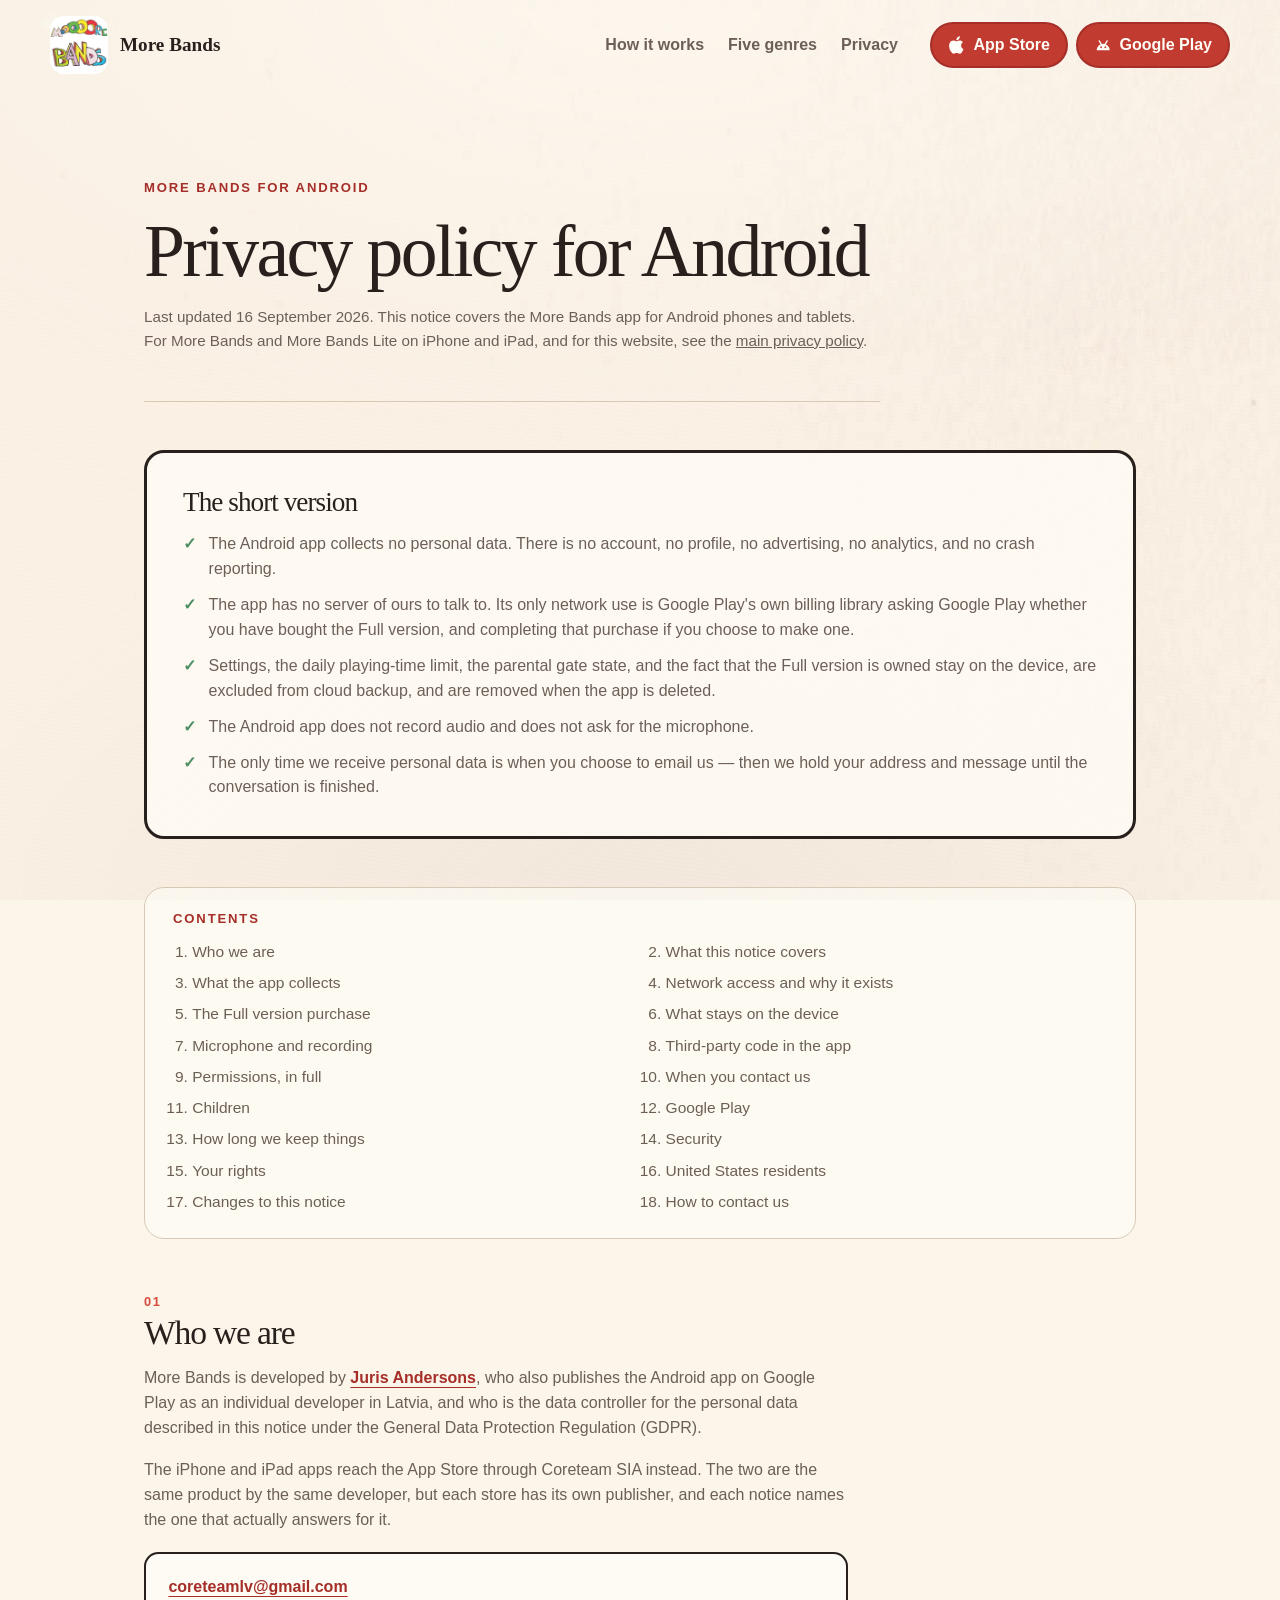
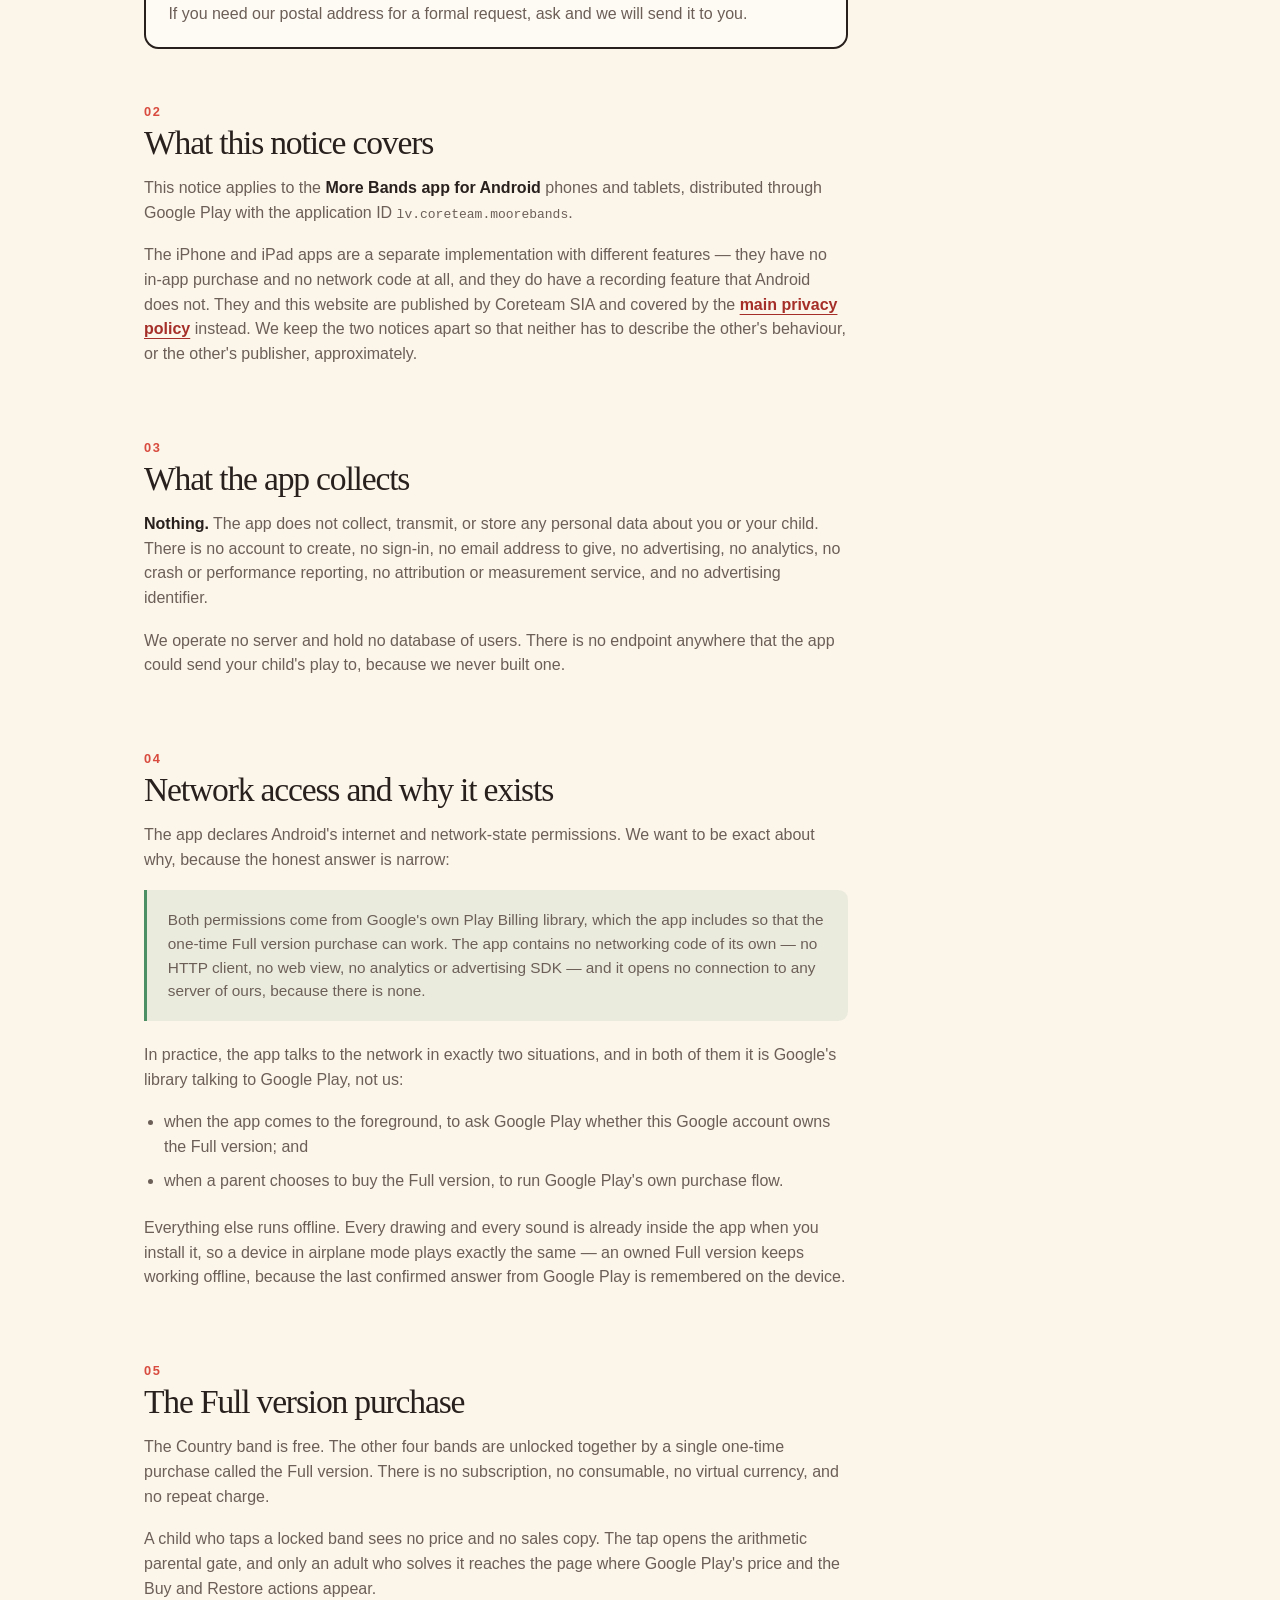
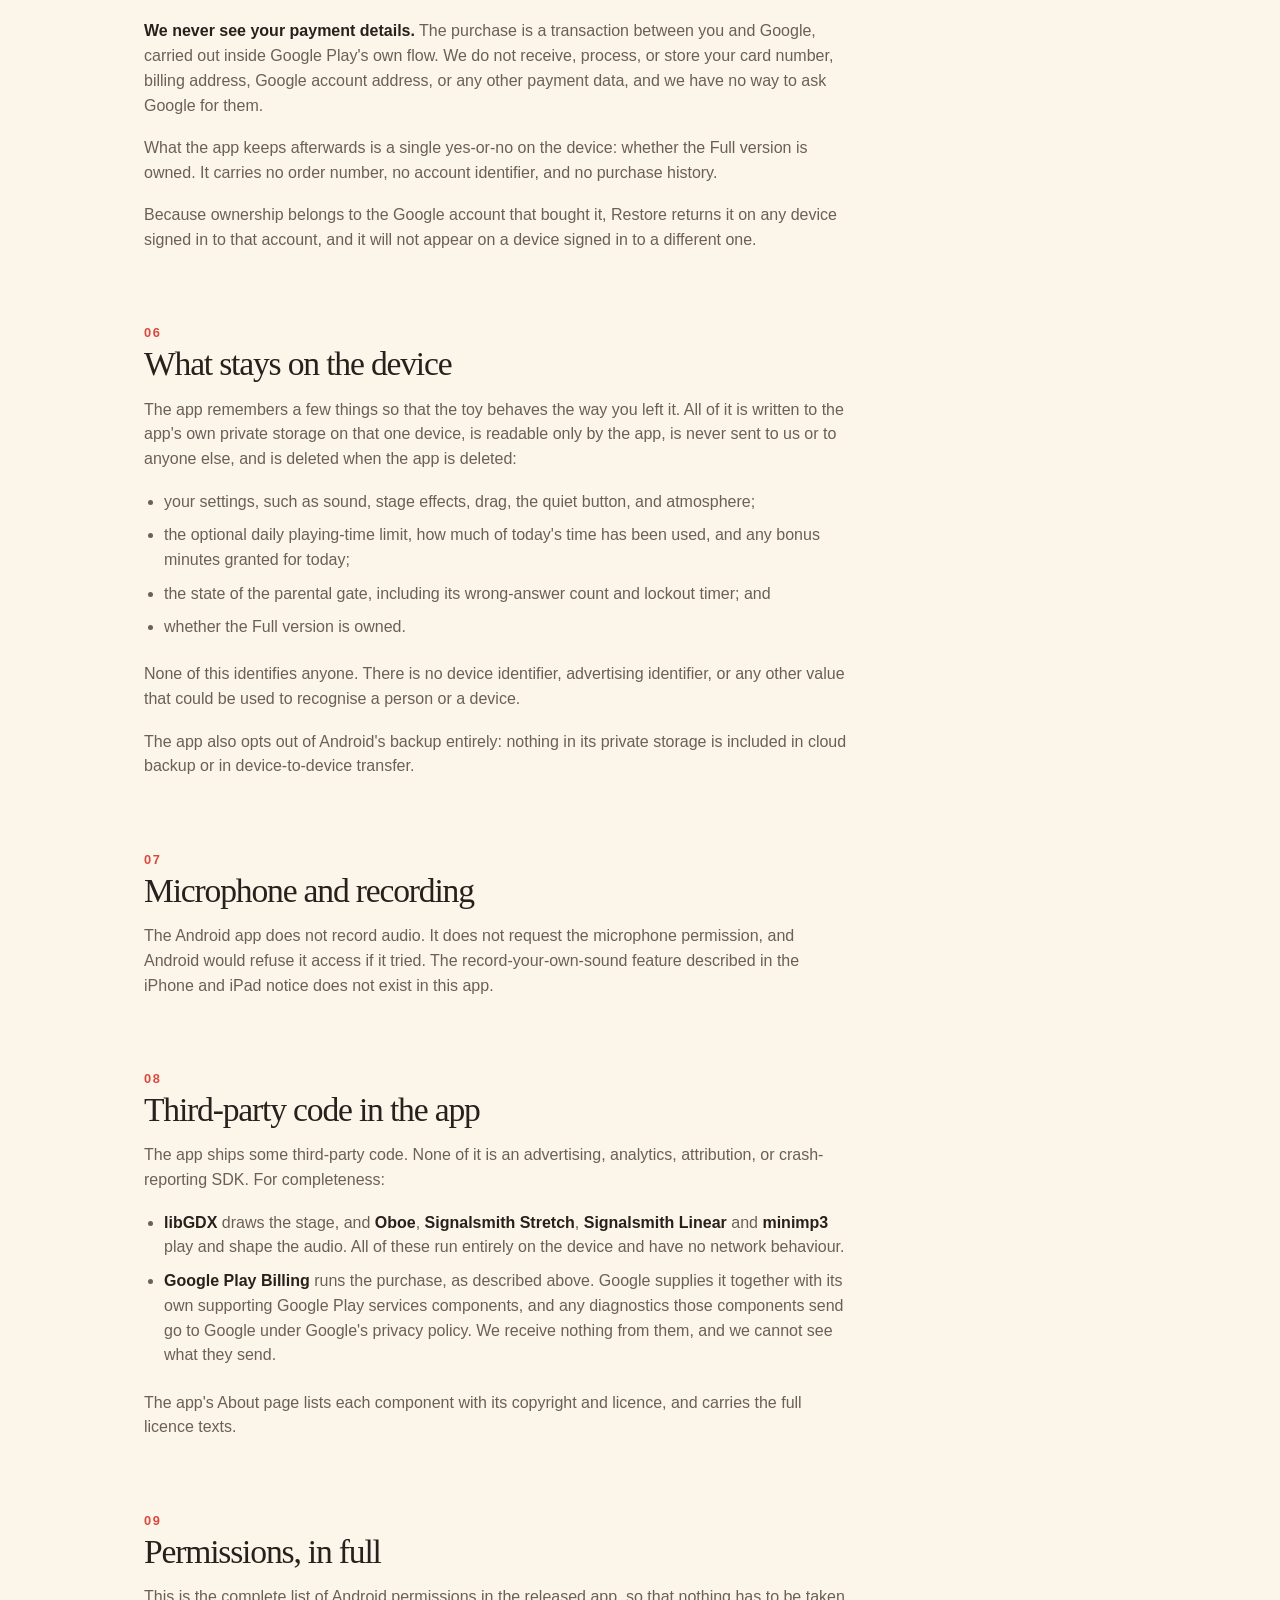
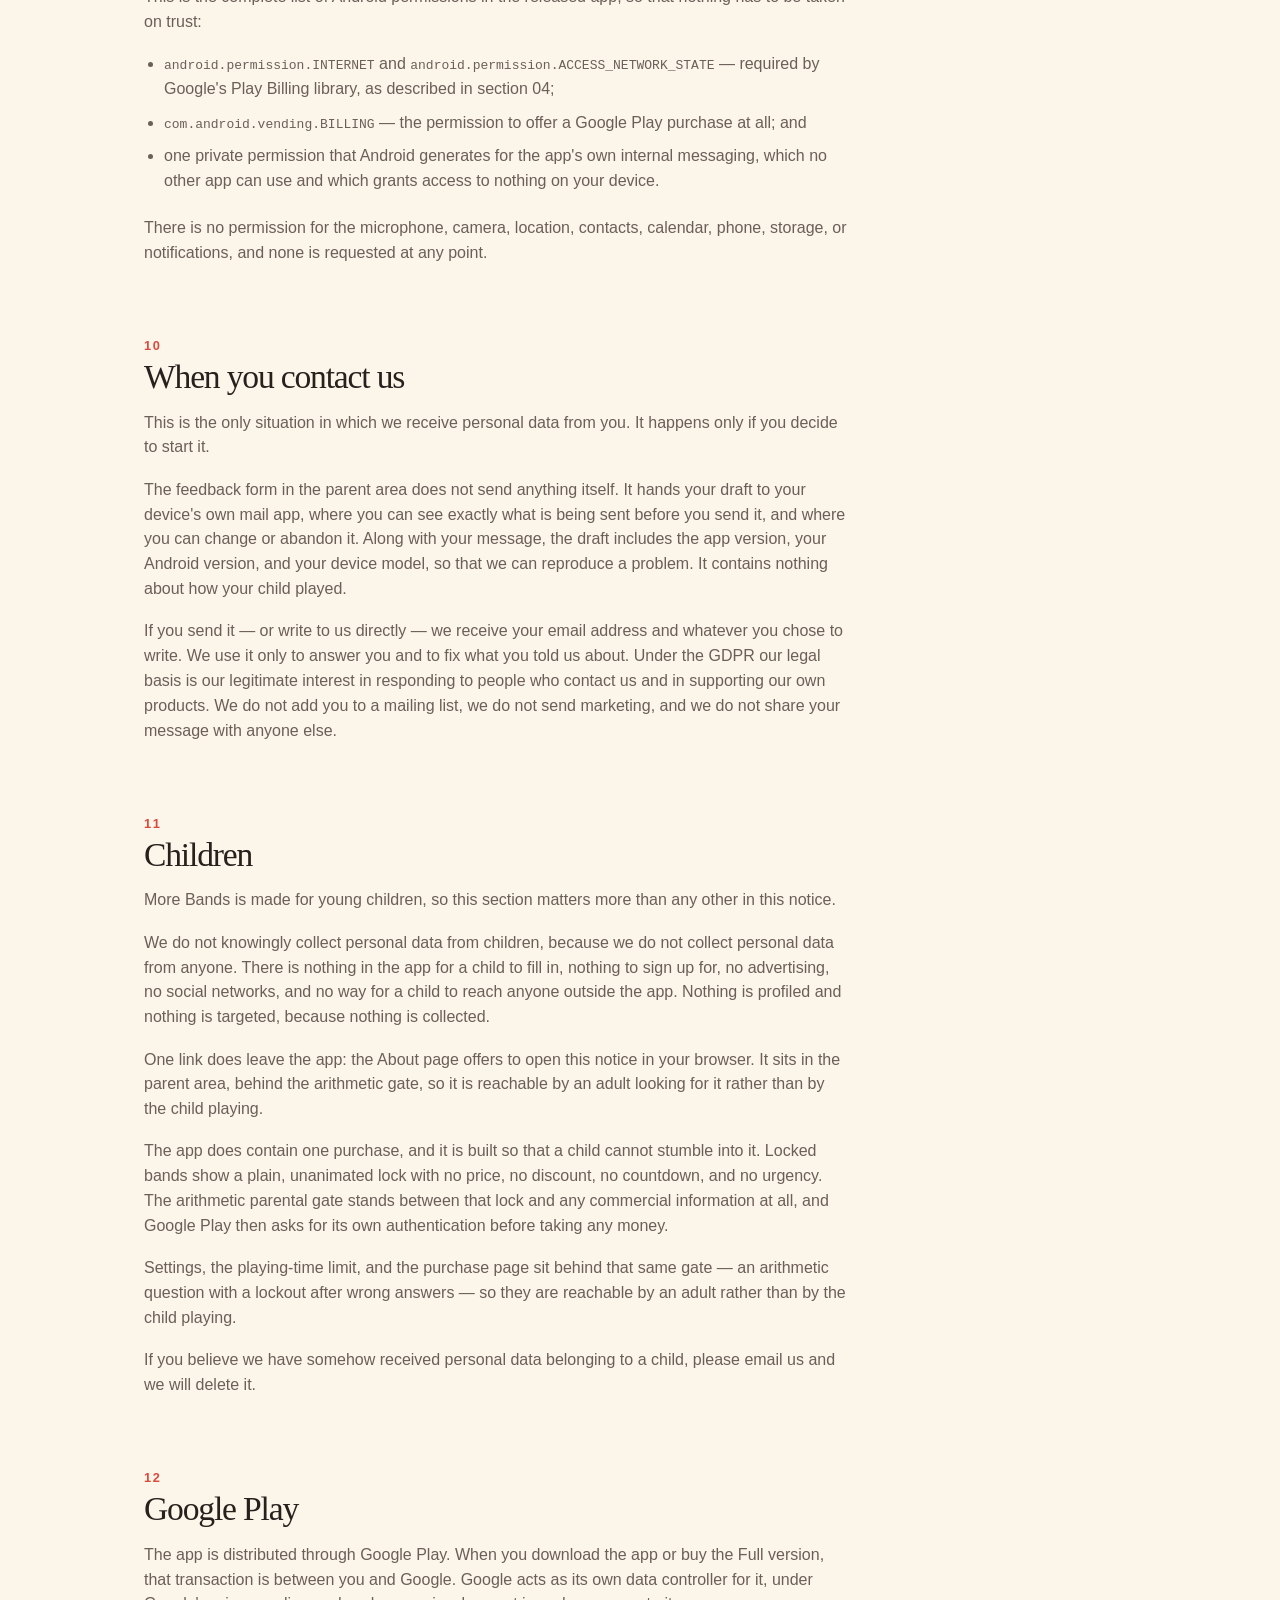
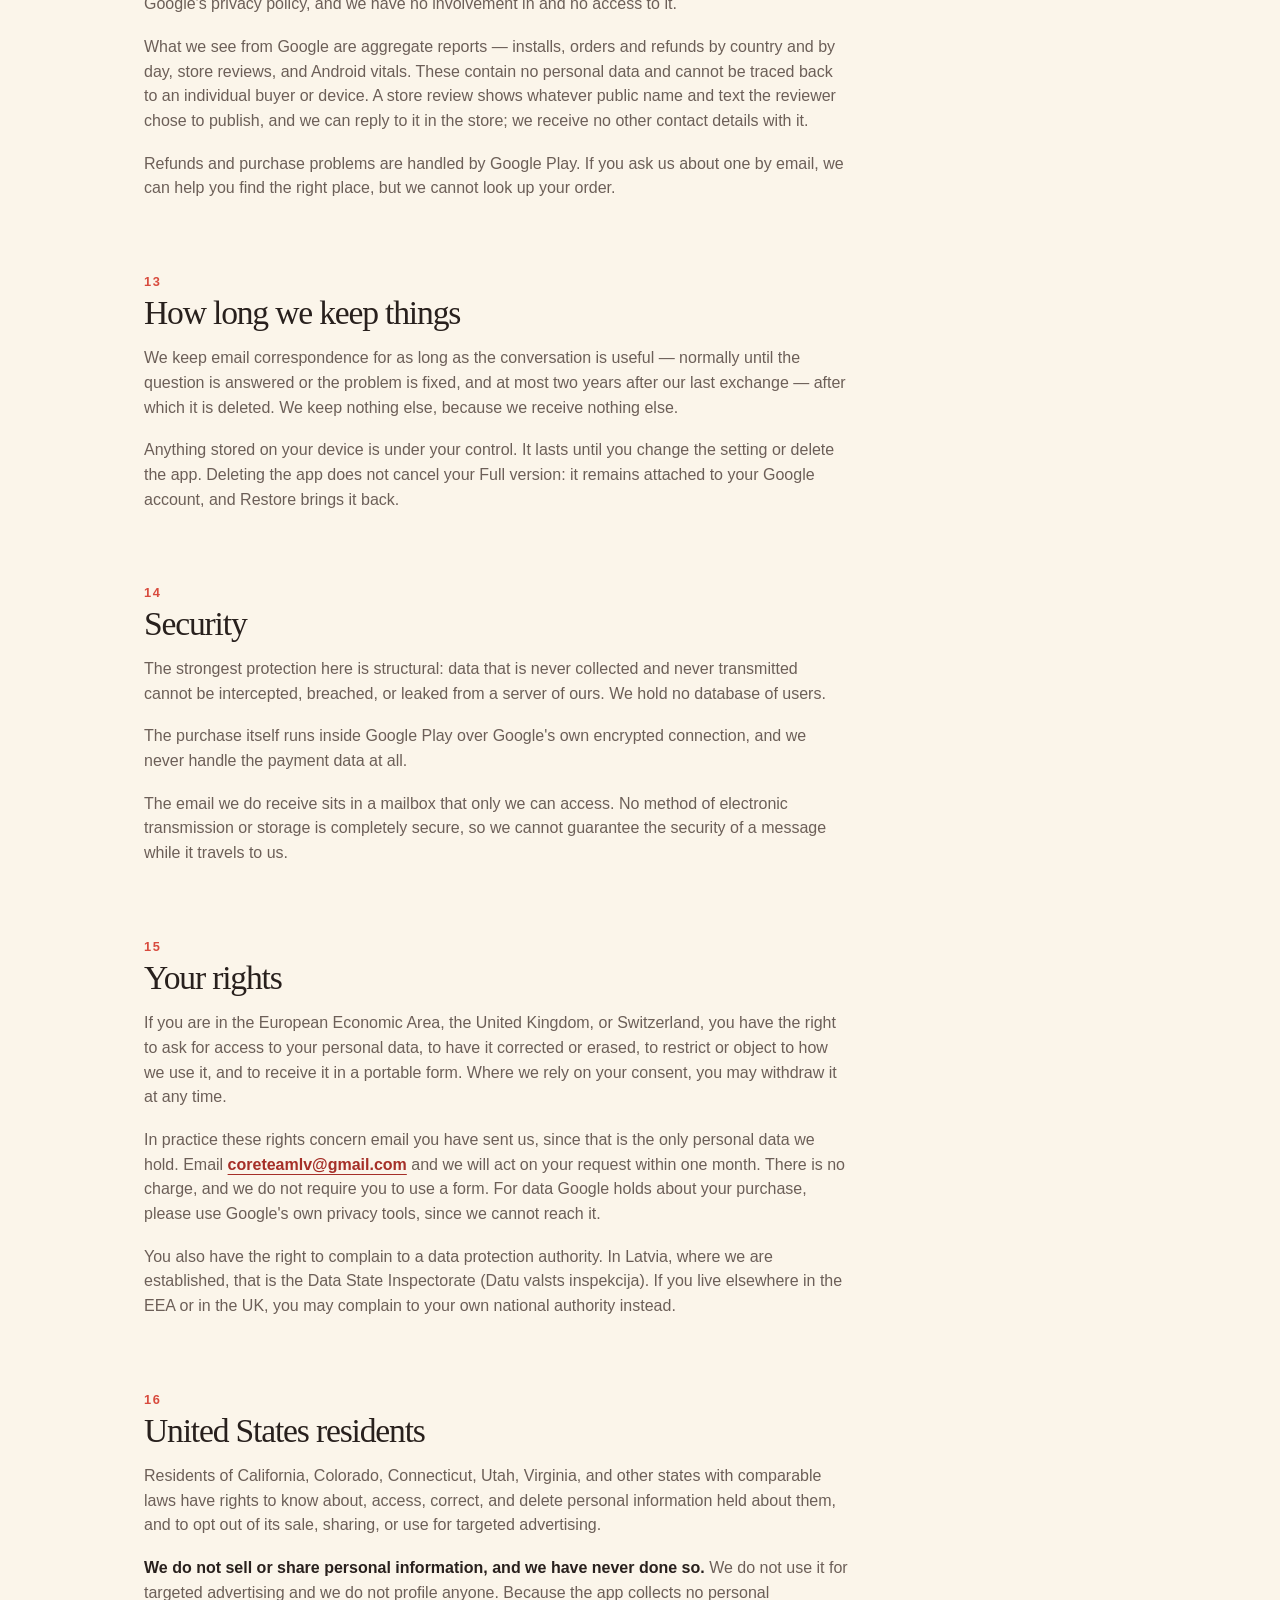
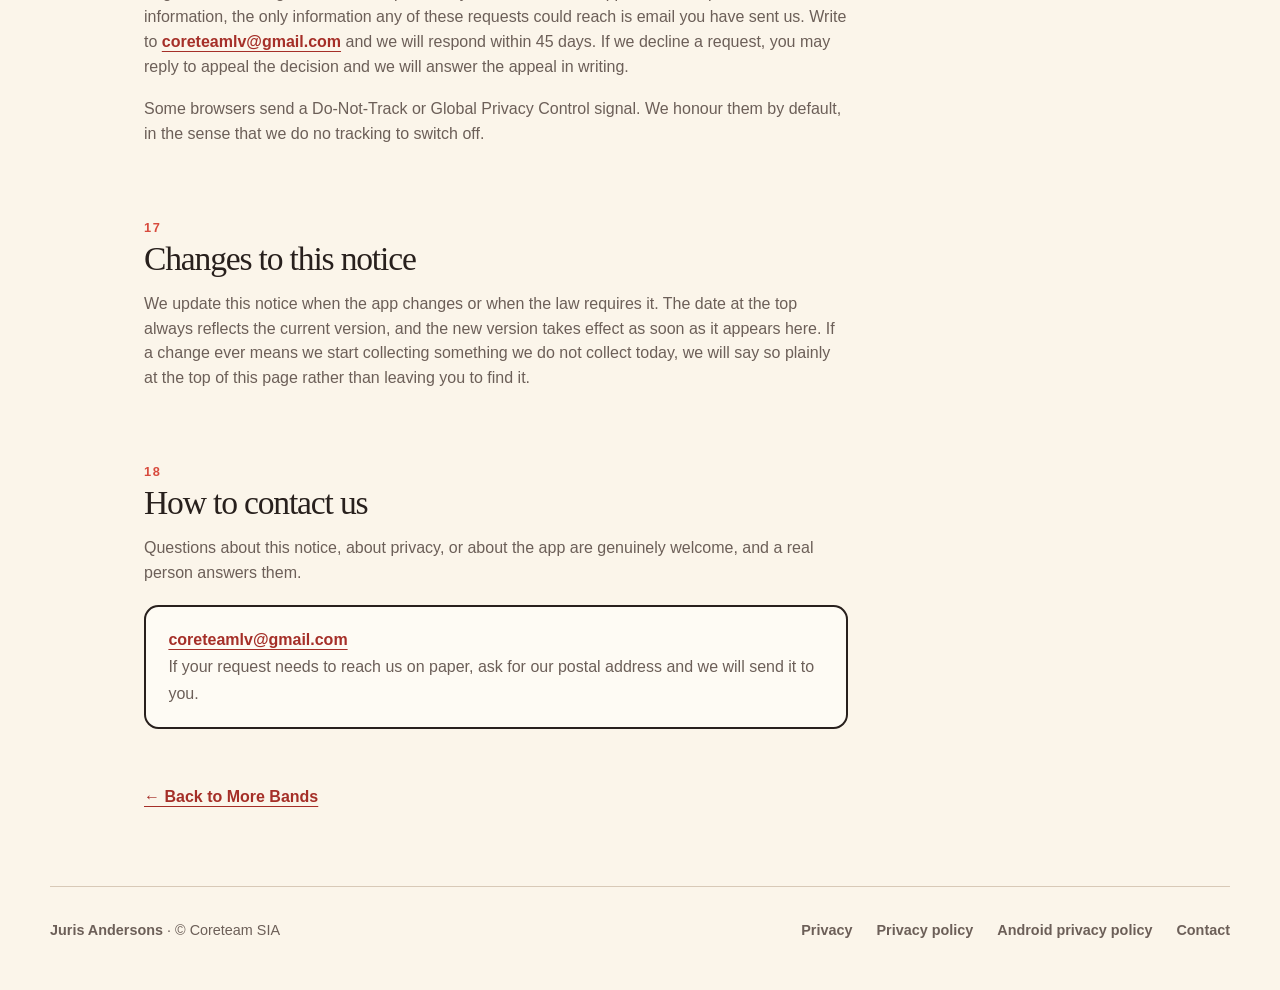
<file: privacy_android.html>
<!DOCTYPE html>
<html lang="en">
  <head>
    <meta charset="UTF-8" />
    <meta name="viewport" content="width=device-width, initial-scale=1.0" />
    <meta
      name="description"
      content="The privacy policy for More Bands on Android. The app collects nothing, contains no advertising or analytics, and connects to the network only so that Google Play can complete the one-time Full version purchase."
    />
    <meta name="theme-color" content="#fbf5ea" />
    <meta name="robots" content="index, follow" />
    <title>Privacy policy for Android — More Bands</title>
    <link rel="canonical" href="https://morebands.eu/privacy_android.html" />
    <link rel="icon" href="img/more-bands-icon.png" />
    <link rel="stylesheet" href="morebands.css?v=7" />
  </head>
  <body>
    <svg class="mark-sprite" aria-hidden="true" focusable="false">
      <symbol id="mark-apple" viewBox="0 0 24 24">
        <path
          d="M17.05 12.54c-.03-2.9 2.37-4.29 2.47-4.36-1.35-1.97-3.44-2.24-4.19-2.27-1.78-.18-3.48 1.05-4.38 1.05-.91 0-2.3-1.02-3.78-1-1.94.03-3.73 1.13-4.73 2.87-2.02 3.5-.52 8.68 1.45 11.52.96 1.39 2.11 2.95 3.61 2.9 1.46-.06 2-.94 3.76-.94s2.25.94 3.78.91c1.56-.03 2.55-1.42 3.5-2.81 1.11-1.61 1.56-3.17 1.59-3.25-.04-.02-3.04-1.17-3.07-4.62M14.29 3.9c.8-.97 1.34-2.32 1.19-3.66-1.15.05-2.55.77-3.37 1.74-.74.86-1.39 2.23-1.22 3.54 1.29.1 2.6-.65 3.4-1.62"
        />
      </symbol>
      <symbol id="mark-android" viewBox="0 0 24 24">
        <path
          fill-rule="evenodd"
          d="M3.5 18.6a8.5 8.5 0 0 1 17 0zM10.4 14.7a1.2 1.2 0 1 0-2.4 0 1.2 1.2 0 0 0 2.4 0m5.6 0a1.2 1.2 0 1 0-2.4 0 1.2 1.2 0 0 0 2.4 0"
        />
        <path
          d="M6.8 6.3 9.4 10.7M17.2 6.3 14.6 10.7"
          fill="none"
          stroke="currentColor"
          stroke-width="1.7"
          stroke-linecap="round"
        />
      </symbol>
    </svg>
    <a class="skip-link" href="#main">Skip to content</a>

    <header class="site-header">
      <a class="brand" href="index.html" aria-label="More Bands home">
        <img src="img/more-bands-icon.webp" alt="" width="58" height="58" />
        <span>More Bands</span>
      </a>
      <nav aria-label="Main navigation">
        <a href="index.html#how-it-works">How it works</a>
        <a href="index.html#genres">Five genres</a>
        <a href="index.html#privacy">Privacy</a>
      </nav>
<div class="header-stores">
        <a class="button button-small" href="https://apps.apple.com/app/id760842919" aria-label="Try More Bands free on the App Store">
          <svg class="platform-mark" aria-hidden="true" focusable="false"><use href="#mark-apple" /></svg>
          <span>App Store</span>
        </a>
        <a class="button button-small" href="https://play.google.com/store/apps/details?id=lv.coreteam.moorebands" aria-label="Try More Bands free on Google Play">
          <svg class="platform-mark" aria-hidden="true" focusable="false"><use href="#mark-android" /></svg>
          <span>Google Play</span>
        </a>
      </div>
    </header>

    <main class="legal" id="main">
      <div class="legal-head">
        <p class="eyebrow">More Bands for Android</p>
        <h1>Privacy policy for Android</h1>
        <p class="legal-updated">
          Last updated 16 September 2026. This notice covers the More Bands app
          for Android phones and tablets. For More Bands and More Bands Lite on
          iPhone and iPad, and for this website, see the
          <a href="privacy.html">main privacy policy</a>.
        </p>
      </div>

      <div class="legal-summary">
        <h2>The short version</h2>
        <ul>
          <li>
            The Android app collects no personal data. There is no account, no
            profile, no advertising, no analytics, and no crash reporting.
          </li>
          <li>
            The app has no server of ours to talk to. Its only network use is
            Google Play's own billing library asking Google Play whether you
            have bought the Full version, and completing that purchase if you
            choose to make one.
          </li>
          <li>
            Settings, the daily playing-time limit, the parental gate state, and
            the fact that the Full version is owned stay on the device, are
            excluded from cloud backup, and are removed when the app is deleted.
          </li>
          <li>
            The Android app does not record audio and does not ask for the
            microphone.
          </li>
          <li>
            The only time we receive personal data is when you choose to email
            us — then we hold your address and message until the conversation is
            finished.
          </li>
        </ul>
      </div>

      <nav class="legal-toc" aria-label="Contents">
        <h2>Contents</h2>
        <ol>
          <li><a href="#who">Who we are</a></li>
          <li><a href="#scope">What this notice covers</a></li>
          <li><a href="#collect">What the app collects</a></li>
          <li><a href="#network">Network access and why it exists</a></li>
          <li><a href="#purchase">The Full version purchase</a></li>
          <li><a href="#device">What stays on the device</a></li>
          <li><a href="#microphone">Microphone and recording</a></li>
          <li><a href="#third-party">Third-party code in the app</a></li>
          <li><a href="#permissions">Permissions, in full</a></li>
          <li><a href="#contact-data">When you contact us</a></li>
          <li><a href="#children">Children</a></li>
          <li><a href="#google">Google Play</a></li>
          <li><a href="#retention">How long we keep things</a></li>
          <li><a href="#security">Security</a></li>
          <li><a href="#rights">Your rights</a></li>
          <li><a href="#us">United States residents</a></li>
          <li><a href="#changes">Changes to this notice</a></li>
          <li><a href="#contact">How to contact us</a></li>
        </ol>
      </nav>

      <div class="legal-body">
        <section id="who">
          <h2><span class="legal-num">01</span>Who we are</h2>
          <p>
            More Bands is developed by
            <a href="https://jurisandersons.eu">Juris Andersons</a>, who also
            publishes the Android app on Google Play as an individual developer
            in Latvia, and who is the data controller for the personal data
            described in this notice under the General Data Protection
            Regulation (GDPR).
          </p>
          <p>
            The iPhone and iPad apps reach the App Store through Coreteam SIA
            instead. The two are the same product by the same developer, but each
            store has its own publisher, and each notice names the one that
            actually answers for it.
          </p>
          <address class="legal-contact">
            <a href="mailto:coreteamlv@gmail.com">coreteamlv@gmail.com</a><br />
            If you need our postal address for a formal request, ask and we will
            send it to you.
          </address>
        </section>

        <section id="scope">
          <h2><span class="legal-num">02</span>What this notice covers</h2>
          <p>
            This notice applies to the <strong>More Bands app for Android</strong>
            phones and tablets, distributed through Google Play with the
            application ID <code>lv.coreteam.moorebands</code>.
          </p>
          <p>
            The iPhone and iPad apps are a separate implementation with
            different features — they have no in-app purchase and no network
            code at all, and they do have a recording feature that Android does
            not. They and this website are published by Coreteam SIA and covered
            by the <a href="privacy.html">main privacy policy</a> instead. We
            keep the two notices apart so that neither has to describe the
            other's behaviour, or the other's publisher, approximately.
          </p>
        </section>

        <section id="collect">
          <h2><span class="legal-num">03</span>What the app collects</h2>
          <p>
            <strong>Nothing.</strong> The app does not collect, transmit, or
            store any personal data about you or your child. There is no account
            to create, no sign-in, no email address to give, no advertising, no
            analytics, no crash or performance reporting, no attribution or
            measurement service, and no advertising identifier.
          </p>
          <p>
            We operate no server and hold no database of users. There is no
            endpoint anywhere that the app could send your child's play to,
            because we never built one.
          </p>
        </section>

        <section id="network">
          <h2><span class="legal-num">04</span>Network access and why it exists</h2>
          <p>
            The app declares Android's internet and network-state permissions.
            We want to be exact about why, because the honest answer is narrow:
          </p>
          <div class="legal-evidence">
            <p>
              Both permissions come from Google's own Play Billing library,
              which the app includes so that the one-time Full version purchase
              can work. The app contains no networking code of its own — no HTTP
              client, no web view, no analytics or advertising SDK — and it
              opens no connection to any server of ours, because there is none.
            </p>
          </div>
          <p>
            In practice, the app talks to the network in exactly two situations,
            and in both of them it is Google's library talking to Google Play,
            not us:
          </p>
          <ul>
            <li>
              when the app comes to the foreground, to ask Google Play whether
              this Google account owns the Full version; and
            </li>
            <li>
              when a parent chooses to buy the Full version, to run Google
              Play's own purchase flow.
            </li>
          </ul>
          <p>
            Everything else runs offline. Every drawing and every sound is
            already inside the app when you install it, so a device in airplane
            mode plays exactly the same — an owned Full version keeps working
            offline, because the last confirmed answer from Google Play is
            remembered on the device.
          </p>
        </section>

        <section id="purchase">
          <h2><span class="legal-num">05</span>The Full version purchase</h2>
          <p>
            The Country band is free. The other four bands are unlocked together
            by a single one-time purchase called the Full version. There is no
            subscription, no consumable, no virtual currency, and no repeat
            charge.
          </p>
          <p>
            A child who taps a locked band sees no price and no sales copy. The
            tap opens the arithmetic parental gate, and only an adult who solves
            it reaches the page where Google Play's price and the Buy and
            Restore actions appear.
          </p>
          <p>
            <strong>We never see your payment details.</strong> The purchase is a
            transaction between you and Google, carried out inside Google Play's
            own flow. We do not receive, process, or store your card number,
            billing address, Google account address, or any other payment data,
            and we have no way to ask Google for them.
          </p>
          <p>
            What the app keeps afterwards is a single yes-or-no on the device:
            whether the Full version is owned. It carries no order number, no
            account identifier, and no purchase history.
          </p>
          <p>
            Because ownership belongs to the Google account that bought it,
            Restore returns it on any device signed in to that account, and it
            will not appear on a device signed in to a different one.
          </p>
        </section>

        <section id="device">
          <h2><span class="legal-num">06</span>What stays on the device</h2>
          <p>
            The app remembers a few things so that the toy behaves the way you
            left it. All of it is written to the app's own private storage on
            that one device, is readable only by the app, is never sent to us or
            to anyone else, and is deleted when the app is deleted:
          </p>
          <ul>
            <li>
              your settings, such as sound, stage effects, drag, the quiet
              button, and atmosphere;
            </li>
            <li>
              the optional daily playing-time limit, how much of today's time
              has been used, and any bonus minutes granted for today;
            </li>
            <li>
              the state of the parental gate, including its wrong-answer count
              and lockout timer; and
            </li>
            <li>whether the Full version is owned.</li>
          </ul>
          <p>
            None of this identifies anyone. There is no device identifier,
            advertising identifier, or any other value that could be used to
            recognise a person or a device.
          </p>
          <p>
            The app also opts out of Android's backup entirely: nothing in its
            private storage is included in cloud backup or in device-to-device
            transfer.
          </p>
        </section>

        <section id="microphone">
          <h2><span class="legal-num">07</span>Microphone and recording</h2>
          <p>
            The Android app does not record audio. It does not request the
            microphone permission, and Android would refuse it access if it
            tried. The record-your-own-sound feature described in the iPhone and
            iPad notice does not exist in this app.
          </p>
        </section>

        <section id="third-party">
          <h2><span class="legal-num">08</span>Third-party code in the app</h2>
          <p>
            The app ships some third-party code. None of it is an advertising,
            analytics, attribution, or crash-reporting SDK. For completeness:
          </p>
          <ul>
            <li>
              <strong>libGDX</strong> draws the stage, and <strong>Oboe</strong>,
              <strong>Signalsmith Stretch</strong>, <strong>Signalsmith
              Linear</strong> and <strong>minimp3</strong> play and shape the
              audio. All of these run entirely on the device and have no network
              behaviour.
            </li>
            <li>
              <strong>Google Play Billing</strong> runs the purchase, as
              described above. Google supplies it together with its own
              supporting Google Play services components, and any diagnostics
              those components send go to Google under Google's privacy policy.
              We receive nothing from them, and we cannot see what they send.
            </li>
          </ul>
          <p>
            The app's About page lists each component with its copyright and
            licence, and carries the full licence texts.
          </p>
        </section>

        <section id="permissions">
          <h2><span class="legal-num">09</span>Permissions, in full</h2>
          <p>
            This is the complete list of Android permissions in the released
            app, so that nothing has to be taken on trust:
          </p>
          <ul>
            <li>
              <code>android.permission.INTERNET</code> and
              <code>android.permission.ACCESS_NETWORK_STATE</code> — required by
              Google's Play Billing library, as described in section 04;
            </li>
            <li>
              <code>com.android.vending.BILLING</code> — the permission to offer
              a Google Play purchase at all; and
            </li>
            <li>
              one private permission that Android generates for the app's own
              internal messaging, which no other app can use and which grants
              access to nothing on your device.
            </li>
          </ul>
          <p>
            There is no permission for the microphone, camera, location,
            contacts, calendar, phone, storage, or notifications, and none is
            requested at any point.
          </p>
        </section>

        <section id="contact-data">
          <h2><span class="legal-num">10</span>When you contact us</h2>
          <p>
            This is the only situation in which we receive personal data from
            you. It happens only if you decide to start it.
          </p>
          <p>
            The feedback form in the parent area does not send anything itself.
            It hands your draft to your device's own mail app, where you can see
            exactly what is being sent before you send it, and where you can
            change or abandon it. Along with your message, the draft includes the
            app version, your Android version, and your device model, so that we
            can reproduce a problem. It contains nothing about how your child
            played.
          </p>
          <p>
            If you send it — or write to us directly — we receive your email
            address and whatever you chose to write. We use it only to answer
            you and to fix what you told us about. Under the GDPR our legal
            basis is our legitimate interest in responding to people who contact
            us and in supporting our own products. We do not add you to a
            mailing list, we do not send marketing, and we do not share your
            message with anyone else.
          </p>
        </section>

        <section id="children">
          <h2><span class="legal-num">11</span>Children</h2>
          <p>
            More Bands is made for young children, so this section matters more
            than any other in this notice.
          </p>
          <p>
            We do not knowingly collect personal data from children, because we
            do not collect personal data from anyone. There is nothing in the app
            for a child to fill in, nothing to sign up for, no advertising, no
            social networks, and no way for a child to reach anyone outside the
            app. Nothing is profiled and nothing is targeted, because nothing is
            collected.
          </p>
          <p>
            One link does leave the app: the About page offers to open this
            notice in your browser. It sits in the parent area, behind the
            arithmetic gate, so it is reachable by an adult looking for it
            rather than by the child playing.
          </p>
          <p>
            The app does contain one purchase, and it is built so that a child
            cannot stumble into it. Locked bands show a plain, unanimated lock
            with no price, no discount, no countdown, and no urgency. The
            arithmetic parental gate stands between that lock and any commercial
            information at all, and Google Play then asks for its own
            authentication before taking any money.
          </p>
          <p>
            Settings, the playing-time limit, and the purchase page sit behind
            that same gate — an arithmetic question with a lockout after wrong
            answers — so they are reachable by an adult rather than by the child
            playing.
          </p>
          <p>
            If you believe we have somehow received personal data belonging to a
            child, please email us and we will delete it.
          </p>
        </section>

        <section id="google">
          <h2><span class="legal-num">12</span>Google Play</h2>
          <p>
            The app is distributed through Google Play. When you download the app
            or buy the Full version, that transaction is between you and Google.
            Google acts as its own data controller for it, under Google's
            privacy policy, and we have no involvement in and no access to it.
          </p>
          <p>
            What we see from Google are aggregate reports — installs, orders and
            refunds by country and by day, store reviews, and Android vitals.
            These contain no personal data and cannot be traced back to an
            individual buyer or device. A store review shows whatever public
            name and text the reviewer chose to publish, and we can reply to it
            in the store; we receive no other contact details with it.
          </p>
          <p>
            Refunds and purchase problems are handled by Google Play. If you ask
            us about one by email, we can help you find the right place, but we
            cannot look up your order.
          </p>
        </section>

        <section id="retention">
          <h2><span class="legal-num">13</span>How long we keep things</h2>
          <p>
            We keep email correspondence for as long as the conversation is
            useful — normally until the question is answered or the problem is
            fixed, and at most two years after our last exchange — after which it
            is deleted. We keep nothing else, because we receive nothing else.
          </p>
          <p>
            Anything stored on your device is under your control. It lasts until
            you change the setting or delete the app. Deleting the app does not
            cancel your Full version: it remains attached to your Google
            account, and Restore brings it back.
          </p>
        </section>

        <section id="security">
          <h2><span class="legal-num">14</span>Security</h2>
          <p>
            The strongest protection here is structural: data that is never
            collected and never transmitted cannot be intercepted, breached, or
            leaked from a server of ours. We hold no database of users.
          </p>
          <p>
            The purchase itself runs inside Google Play over Google's own
            encrypted connection, and we never handle the payment data at all.
          </p>
          <p>
            The email we do receive sits in a mailbox that only we can access. No
            method of electronic transmission or storage is completely secure, so
            we cannot guarantee the security of a message while it travels to us.
          </p>
        </section>

        <section id="rights">
          <h2><span class="legal-num">15</span>Your rights</h2>
          <p>
            If you are in the European Economic Area, the United Kingdom, or
            Switzerland, you have the right to ask for access to your personal
            data, to have it corrected or erased, to restrict or object to how we
            use it, and to receive it in a portable form. Where we rely on your
            consent, you may withdraw it at any time.
          </p>
          <p>
            In practice these rights concern email you have sent us, since that
            is the only personal data we hold. Email
            <a href="mailto:coreteamlv@gmail.com">coreteamlv@gmail.com</a> and we
            will act on your request within one month. There is no charge, and we
            do not require you to use a form. For data Google holds about your
            purchase, please use Google's own privacy tools, since we cannot
            reach it.
          </p>
          <p>
            You also have the right to complain to a data protection authority.
            In Latvia, where we are established, that is the Data State
            Inspectorate (Datu valsts inspekcija). If you live elsewhere in the
            EEA or in the UK, you may complain to your own national authority
            instead.
          </p>
        </section>

        <section id="us">
          <h2><span class="legal-num">16</span>United States residents</h2>
          <p>
            Residents of California, Colorado, Connecticut, Utah, Virginia, and
            other states with comparable laws have rights to know about, access,
            correct, and delete personal information held about them, and to opt
            out of its sale, sharing, or use for targeted advertising.
          </p>
          <p>
            <strong>
              We do not sell or share personal information, and we have never
              done so.
            </strong>
            We do not use it for targeted advertising and we do not profile
            anyone. Because the app collects no personal information, the only
            information any of these requests could reach is email you have sent
            us. Write to
            <a href="mailto:coreteamlv@gmail.com">coreteamlv@gmail.com</a> and we
            will respond within 45 days. If we decline a request, you may reply
            to appeal the decision and we will answer the appeal in writing.
          </p>
          <p>
            Some browsers send a Do-Not-Track or Global Privacy Control signal.
            We honour them by default, in the sense that we do no tracking to
            switch off.
          </p>
        </section>

        <section id="changes">
          <h2><span class="legal-num">17</span>Changes to this notice</h2>
          <p>
            We update this notice when the app changes or when the law requires
            it. The date at the top always reflects the current version, and the
            new version takes effect as soon as it appears here. If a change ever
            means we start collecting something we do not collect today, we will
            say so plainly at the top of this page rather than leaving you to
            find it.
          </p>
        </section>

        <section id="contact">
          <h2><span class="legal-num">18</span>How to contact us</h2>
          <p>
            Questions about this notice, about privacy, or about the app are
            genuinely welcome, and a real person answers them.
          </p>
          <address class="legal-contact">
            <a href="mailto:coreteamlv@gmail.com">coreteamlv@gmail.com</a><br />
            If your request needs to reach us on paper, ask for our postal
            address and we will send it to you.
          </address>
        </section>

        <a class="legal-back text-link" href="index.html">
          <span aria-hidden="true">←</span> Back to More Bands
        </a>
      </div>
    </main>

    <footer>
      <span><a href="https://jurisandersons.eu">Juris Andersons</a> · © Coreteam SIA</span>
      <nav aria-label="Footer navigation">
        <a href="index.html#privacy">Privacy</a>
        <a href="privacy.html">Privacy policy</a>
        <a href="privacy_android.html">Android privacy policy</a>
        <a href="mailto:coreteamlv@gmail.com">Contact</a>
      </nav>
    </footer>
  </body>
</html>
</file>
<file: morebands.css>
:root {
  --paper: #fbf5ea;
  --paper-deep: #efe3cf;
  --ink: #28201d;
  --muted: #6c5f58;
  --line: #d8c9b7;
  --red: #d84b3e;
  --red-dark: #a52f28;
  --red-button: #c23b30;
  --yellow: #efbd32;
  --green: #4d8f64;
  --blue: #247b91;
  --content: 1180px;
}

* {
  box-sizing: border-box;
}

html {
  scroll-behavior: smooth;
}

body {
  position: relative;
  margin: 0;
  color: var(--ink);
  background-color: var(--paper);
  font-family: "Avenir Next", Avenir, "Segoe UI", sans-serif;
  line-height: 1.55;
}

/* The game's own paper: shared/assets/genres/ui.atlas/startscenebg.jpg, multiplied
   over the cream so the sheet keeps this site's warmth instead of the app's white.
   A fixed pseudo-element rather than background-attachment, which iOS Safari
   repaints badly on every scroll. */
body::before {
  content: "";
  position: fixed;
  z-index: -2;
  inset: 0;
  background-color: var(--paper);
  background-image: url("img/paper.jpg");
  background-position: center;
  background-size: cover;
  background-blend-mode: multiply;
  pointer-events: none;
}

/* Fibre and a soft edge shadow, so the sheet reads as paper rather than as a tint. */
body::after {
  content: "";
  position: fixed;
  z-index: -1;
  inset: 0;
  opacity: 0.55;
  background:
    radial-gradient(120% 80% at 50% 0%, rgba(255, 253, 247, 0.85), transparent 62%),
    radial-gradient(100% 70% at 50% 100%, rgba(40, 32, 29, 0.07), transparent 60%),
    repeating-linear-gradient(
      101deg,
      rgba(40, 32, 29, 0.018) 0 1px,
      transparent 1px 3px
    ),
    repeating-linear-gradient(
      7deg,
      rgba(40, 32, 29, 0.014) 0 1px,
      transparent 1px 4px
    );
  pointer-events: none;
}

img {
  display: block;
  max-width: 100%;
}

a {
  color: inherit;
}

h1,
h2,
h3,
p {
  margin-top: 0;
}

h1,
h2,
h3 {
  font-family: Georgia, "Times New Roman", serif;
  line-height: 1.02;
  letter-spacing: -0.035em;
}

h1 {
  max-width: 760px;
  margin-bottom: 1.5rem;
  font-size: clamp(3.2rem, 7.2vw, 6.7rem);
  font-weight: 500;
}

h2 {
  margin-bottom: 1.25rem;
  font-size: clamp(2.35rem, 5vw, 4.5rem);
  font-weight: 500;
}

h3 {
  margin-bottom: 0.75rem;
  font-size: 1.75rem;
  font-weight: 500;
}

.skip-link {
  position: fixed;
  z-index: 20;
  top: 0.75rem;
  left: 0.75rem;
  padding: 0.7rem 1rem;
  color: var(--paper);
  background: var(--ink);
  transform: translateY(-160%);
}

.skip-link:focus {
  transform: translateY(0);
}

.site-header,
.hero,
.section,
.final-cta,
footer {
  width: min(calc(100% - 3rem), var(--content));
  margin-inline: auto;
}

.site-header {
  min-height: 90px;
  display: flex;
  align-items: center;
  gap: 2rem;
}

.brand {
  display: inline-flex;
  align-items: center;
  gap: 0.75rem;
  color: var(--ink);
  font-family: Georgia, "Times New Roman", serif;
  font-size: 1.2rem;
  font-weight: 700;
  text-decoration: none;
}

.brand img {
  flex: 0 0 auto;
  border-radius: 14px;
}

.site-header nav {
  display: flex;
  gap: 1.5rem;
  margin-left: auto;
}

/* Both stores side by side rather than a guess at the visitor's platform. */
.header-stores {
  display: flex;
  gap: 0.5rem;
  margin-left: auto;
}

.site-header nav + .header-stores {
  margin-left: 0;
}

.header-stores .button {
  gap: 0.45rem;
  white-space: nowrap;
}

.header-stores .platform-mark {
  width: 1.15rem;
  height: 1.15rem;
}

.site-header nav a,
footer a {
  color: var(--muted);
  font-weight: 600;
  text-decoration: none;
}

.site-header nav a:hover,
.site-header nav a:focus-visible,
footer a:hover,
footer a:focus-visible,
.text-link:hover,
.text-link:focus-visible {
  color: var(--red-dark);
}

.button {
  display: inline-flex;
  min-height: 50px;
  align-items: center;
  justify-content: center;
  padding: 0.8rem 1.2rem;
  border: 2px solid var(--red-dark);
  border-radius: 100px;
  color: #fffdf7;
  background: var(--red-button);
  font-weight: 750;
  text-align: center;
  text-decoration: none;
  transition: background-color 150ms ease, transform 150ms ease;
}

.button:hover,
.button:focus-visible {
  background: var(--red-dark);
  transform: translateY(-2px);
}

.button-small {
  min-height: 42px;
  padding: 0.55rem 1rem;
}

.text-link {
  font-weight: 750;
  text-underline-offset: 0.25em;
}

.hero {
  position: relative;
  min-height: min(820px, calc(100vh - 90px));
  display: grid;
  grid-template-columns: minmax(0, 0.92fr) minmax(420px, 1.08fr);
  align-items: center;
  gap: clamp(2rem, 5vw, 6rem);
  padding-block: clamp(3rem, 8vw, 7rem);
}

.eyebrow {
  margin-bottom: 1rem;
  color: var(--red-dark);
  font-size: 0.82rem;
  font-weight: 800;
  letter-spacing: 0.14em;
  text-transform: uppercase;
}

.hero-lead {
  max-width: 650px;
  margin-bottom: 2rem;
  color: var(--muted);
  font-size: clamp(1.1rem, 2vw, 1.35rem);
}

/* One store block, used in the hero and the closing call to action. The QR
   codes hand a desktop visitor over to a phone; on a phone they are hidden. */
.stores {
  display: grid;
  grid-template-columns: repeat(2, minmax(0, 196px));
  gap: 1rem;
}

.store {
  display: grid;
  justify-items: center;
  gap: 0.75rem;
  padding: 0.9rem 0.9rem 1rem;
  border: 2px solid var(--ink);
  border-radius: 1.1rem;
  background: #fffdf7;
  color: var(--ink);
  text-decoration: none;
  transition: transform 150ms ease, box-shadow 150ms ease;
}

.store:hover,
.store:focus-visible {
  box-shadow: 0 6px 0 var(--ink);
  transform: translateY(-3px);
}

.store:focus-visible {
  outline: 3px solid var(--red-dark);
  outline-offset: 3px;
}

.store-qr {
  width: 132px;
  height: 132px;
  border-radius: 0.4rem;
}

.store-name {
  display: flex;
  align-items: center;
  gap: 0.55rem;
  font-size: 1.15rem;
  font-weight: 800;
  line-height: 1.1;
  white-space: nowrap;
}

.store-name small {
  display: block;
  color: var(--muted);
  font-size: 0.72rem;
  font-weight: 700;
}

.store .platform-mark {
  width: 1.7rem;
  height: 1.7rem;
}

.stores-note {
  max-width: 44ch;
  margin: 1rem 0 0;
  color: var(--muted);
  font-size: 0.9rem;
}

.stores-note a {
  color: var(--red-dark);
  font-weight: 750;
  text-underline-offset: 0.22em;
}

.trust-list {
  display: flex;
  gap: 0.7rem 1.4rem;
  flex-wrap: wrap;
  margin: 2rem 0 0;
  padding: 0;
  color: var(--muted);
  font-size: 0.93rem;
  list-style: none;
}

.trust-list li::before {
  content: "✓";
  margin-right: 0.42rem;
  color: var(--green);
  font-weight: 900;
}

.hero-visual {
  position: relative;
  margin: 0;
}

.hero-visual img {
  width: 100%;
  /* The markup carries width/height attributes to reserve space; without an
     explicit `height: auto` that presentational height wins over aspect-ratio
     and the photo renders as a tall crop. */
  height: auto;
  aspect-ratio: 4 / 3;
  border: 3px solid var(--ink);
  border-radius: 2.2rem 1rem 2.6rem 1.4rem;
  object-fit: cover;
}

.hero-visual figcaption {
  position: absolute;
  right: 1rem;
  bottom: 1rem;
  padding: 0.6rem 0.85rem;
  border: 2px solid var(--ink);
  border-radius: 0.75rem;
  background: var(--paper);
  font-size: 0.88rem;
  font-weight: 750;
  transform: rotate(-2deg);
}

.section {
  position: relative;
  padding-block: clamp(5rem, 10vw, 9rem);
  border-top: 1px solid var(--line);
}

.section-heading {
  max-width: 850px;
  margin-bottom: clamp(2.5rem, 5vw, 4.5rem);
}

.section-heading > p:last-child,
.story-copy > p,
.final-cta p {
  color: var(--muted);
  font-size: 1.1rem;
}

.mode-grid {
  display: grid;
  grid-template-columns: repeat(4, 1fr);
  gap: 1px;
  overflow: hidden;
  border: 1px solid var(--line);
  border-radius: 1.25rem;
  background: var(--line);
}

.mode {
  min-height: 300px;
  padding: clamp(1.35rem, 2.4vw, 2.1rem);
  background: rgba(255, 253, 247, 0.72);
}

.mode p {
  margin-bottom: 0;
  color: var(--muted);
}

.mode h3 {
  font-size: 1.55rem;
}

.mode-number {
  display: block;
  margin-bottom: 3.5rem;
  color: var(--red);
  font-size: 0.82rem;
  font-weight: 850;
  letter-spacing: 0.12em;
}

.split-heading {
  max-width: none;
  display: grid;
  grid-template-columns: 1.4fr 0.6fr;
  align-items: end;
  gap: 3rem;
}

.split-heading > p {
  margin-bottom: 1.6rem;
}

.genre-gallery {
  display: grid;
  grid-template-columns: repeat(6, 1fr);
  gap: 0.8rem;
}

.genre {
  position: relative;
  grid-column: span 2;
  min-height: 280px;
  overflow: hidden;
  margin: 0;
  border: 2px solid var(--ink);
  border-radius: 1rem;
  background: var(--paper-deep);
}

.genre-wide {
  grid-column: span 3;
}

.genre img {
  width: 100%;
  height: 100%;
  object-fit: cover;
  transition: transform 350ms ease;
}

.genre:hover img {
  transform: scale(1.025);
}

.genre figcaption {
  position: absolute;
  bottom: 0.75rem;
  left: 0.75rem;
  padding: 0.45rem 0.7rem;
  border: 2px solid var(--ink);
  border-radius: 0.55rem;
  background: var(--paper);
  font-family: Georgia, "Times New Roman", serif;
  font-size: 1.05rem;
  font-weight: 700;
  transition:
    background-color 150ms ease,
    color 150ms ease,
    border-color 150ms ease,
    transform 150ms ease;
}

.genre-trigger {
  position: absolute;
  inset: 0;
  width: 100%;
  height: 100%;
  padding: 0;
  margin: 0;
  border: none;
  background: transparent;
  cursor: pointer;
  display: block;
  text-align: left;
}

.genre-trigger:focus-visible {
  outline: 3px solid var(--red);
  outline-offset: -3px;
}

.genre-playable figcaption {
  background: var(--red-button);
  border-color: var(--red-dark);
  color: #fffdf7;
  pointer-events: none;
}

.genre-playable:hover figcaption,
.genre-trigger:focus-visible ~ figcaption {
  background: var(--red-dark);
  border-color: var(--red-dark);
  color: #fffdf7;
  transform: scale(1.04);
}

.genre-play-pill {
  display: none !important;
}

/* ------------------------------------------------ genre video modal dialog */

.video-dialog {
  width: min(92vw, 860px);
  padding: 0;
  margin: auto;
  border: 2px solid var(--ink);
  border-radius: 1.25rem;
  background: var(--paper);
  color: var(--ink);
  box-shadow: 0 20px 50px rgba(40, 32, 29, 0.35);
  overflow: hidden;
}

.video-dialog::backdrop {
  background: rgba(40, 32, 29, 0.7);
  backdrop-filter: blur(4px);
  -webkit-backdrop-filter: blur(4px);
}

.video-dialog-inner {
  display: flex;
  flex-direction: column;
}

.video-dialog-header {
  display: flex;
  align-items: center;
  justify-content: space-between;
  padding: 0.9rem 1.25rem;
  border-bottom: 2px solid var(--ink);
  background: var(--paper-deep);
}

.video-dialog-title-wrap h3 {
  margin: 0;
  font-size: 1.45rem;
}

.video-dialog-close {
  display: inline-flex;
  align-items: center;
  justify-content: center;
  width: 40px;
  height: 40px;
  padding: 0;
  border: 2px solid var(--ink);
  border-radius: 50%;
  background: var(--paper);
  color: var(--ink);
  cursor: pointer;
  transition:
    background-color 150ms ease,
    color 150ms ease,
    transform 150ms ease;
}

.video-dialog-close:hover,
.video-dialog-close:focus-visible {
  background: var(--red-button);
  border-color: var(--red-dark);
  color: #fffdf7;
  transform: scale(1.08);
}

.video-dialog-player {
  position: relative;
  width: 100%;
  background: #000;
  aspect-ratio: 4 / 3;
  max-height: 70vh;
  display: flex;
  align-items: center;
  justify-content: center;
}

.video-dialog-player video {
  width: 100%;
  height: 100%;
  display: block;
  object-fit: contain;
  background: #000;
}

body.modal-open {
  overflow: hidden;
}

.privacy-grid {
  display: grid;
  grid-template-columns: repeat(3, 1fr);
  gap: 2.75rem 2.25rem;
  margin: 0;
  padding: 0;
  list-style: none;
}

.privacy-grid li {
  padding-top: 1.1rem;
  border-top: 3px solid var(--ink);
}

.privacy-grid h3 {
  margin-bottom: 0.5rem;
  font-size: 1.4rem;
  font-weight: 700;
}

.privacy-grid p {
  margin-bottom: 0;
  color: var(--muted);
}

.privacy-footnote {
  max-width: 640px;
  margin: 3rem 0 0;
  color: var(--muted);
  font-size: 0.98rem;
}

.privacy-footnote a {
  color: var(--red-dark);
  font-weight: 700;
  text-underline-offset: 0.22em;
}

.video-link {
  color: var(--red-dark);
  font-weight: 700;
  text-decoration: underline;
  text-underline-offset: 0.22em;
  cursor: pointer;
  transition: color 150ms ease;
}

.video-link:hover,
.video-link:focus-visible {
  color: var(--red);
}

.video-link-icon {
  display: inline-block;
  vertical-align: 0px;
  margin-left: 0.25em;
  fill: currentColor;
}

.android {
  display: grid;
  grid-template-columns: 1.25fr 0.75fr;
  align-items: center;
  gap: clamp(2.5rem, 6vw, 5rem);
}

.android-copy > p {
  max-width: 62ch;
  color: var(--muted);
  font-size: 1.08rem;
}

.android-status {
  display: grid;
  gap: 0.6rem;
  max-width: 34rem;
  margin: 2.25rem 0 1.75rem;
  padding: 1.4rem 1.5rem;
  border: 2px solid var(--ink);
  border-radius: 1.1rem;
  background: rgba(255, 253, 247, 0.7);
  list-style: none;
}

.android-status li {
  display: flex;
  align-items: baseline;
  gap: 0.8rem;
  font-size: 0.99rem;
}

.android-status span {
  flex: 0 0 auto;
  min-width: 6.9rem;
  padding: 0.14rem 0.55rem;
  border-radius: 100px;
  background: var(--green);
  color: #fffdf7;
  font-size: 0.68rem;
  font-weight: 850;
  letter-spacing: 0.09em;
  text-align: center;
  text-transform: uppercase;
}

.android-status li:nth-child(2) span {
  background: var(--yellow);
  color: var(--ink);
}

.android-status li:nth-child(3) span {
  background: var(--blue);
}

.android-cta {
  display: flex;
  align-items: center;
  gap: 1.25rem 1.75rem;
  flex-wrap: wrap;
  margin-top: 2rem;
}

.android-cta .button {
  flex: 0 0 auto;
}

.android-note {
  flex: 1 1 22rem;
  max-width: 44ch;
  margin-bottom: 0;
  font-size: 0.98rem;
}

.android-note a {
  color: var(--red-dark);
  font-weight: 750;
  text-underline-offset: 0.22em;
}

.android-visual {
  display: grid;
  place-items: center;
  align-content: center;
}

.android-visual img {
  width: min(220px, 60%);
  height: auto;
  border-radius: 2rem;
  border: 3px solid var(--ink);
  transform: rotate(-3deg);
}

.story {
  display: grid;
  grid-template-columns: 1.15fr 0.85fr;
  align-items: center;
  gap: clamp(2.5rem, 7vw, 7rem);
}

.story-photo {
  position: relative;
}

.story-photo::after {
  content: "Hand-drawn from the first line";
  position: absolute;
  right: -1rem;
  bottom: -1rem;
  max-width: 190px;
  padding: 0.9rem 1rem;
  border: 2px solid var(--ink);
  border-radius: 0.75rem;
  background: var(--yellow);
  font-weight: 800;
  text-align: center;
  transform: rotate(-3deg);
}

.story-photo img {
  width: 100%;
  aspect-ratio: 3 / 2;
  border-radius: 2rem 1rem 1.25rem 2.5rem;
  object-fit: cover;
}

.parent-section {
  display: grid;
  grid-template-columns: 0.85fr 1.15fr;
  gap: clamp(3rem, 7vw, 8rem);
}

.parent-points {
  display: grid;
  grid-template-columns: 1fr 1fr;
  gap: 2.5rem 2rem;
  margin: 0;
}

.parent-points div {
  padding-top: 1rem;
  border-top: 3px solid var(--ink);
}

.parent-points dt {
  margin-bottom: 0.55rem;
  font-family: Georgia, "Times New Roman", serif;
  font-size: 1.35rem;
  font-weight: 700;
}

.parent-points dd {
  margin: 0;
  color: var(--muted);
}

.final-cta {
  position: relative;
  display: grid;
  grid-template-columns: auto 1fr auto;
  align-items: center;
  gap: clamp(1.5rem, 4vw, 3.5rem);
  margin-bottom: 4rem;
  padding: clamp(2rem, 5vw, 4rem);
  border: 3px solid var(--ink);
  border-radius: 1.5rem;
  background: var(--yellow);
}

.final-cta > img {
  border-radius: 1.5rem;
}

.final-cta h2 {
  margin-bottom: 0.7rem;
  font-size: clamp(2.1rem, 4vw, 3.7rem);
}

.final-cta .eyebrow,
.final-cta p {
  color: var(--ink);
}

footer {
  display: flex;
  justify-content: space-between;
  gap: 1.5rem;
  padding-block: 2rem 3rem;
  border-top: 1px solid var(--line);
  color: var(--muted);
  font-size: 0.9rem;
}

footer nav {
  display: flex;
  gap: 1.5rem;
}

.visually-hidden {
  position: absolute;
  width: 1px;
  height: 1px;
  overflow: hidden;
  clip-path: inset(50%);
  white-space: nowrap;
}

/* The two platform marks live once in a hidden sprite and are pulled in with
   <use>, so a mark can appear anywhere without repeating its path. */
.mark-sprite {
  position: absolute;
  width: 0;
  height: 0;
}

.platform-mark {
  flex: 0 0 auto;
  width: 2.1rem;
  height: 2.1rem;
  fill: currentColor;
}

/* The claim the whole story section exists to earn: set apart from the prose
   rather than buried inside it. */
.no-ai {
  margin: 2rem 0 0;
  padding: 1.15rem 1.35rem;
  border: 2px solid var(--ink);
  border-radius: 0.9rem;
  background: rgba(255, 253, 247, 0.8);
  font-size: 1rem;
}

.no-ai strong {
  display: block;
  margin-bottom: 0.35rem;
  font-family: Georgia, "Times New Roman", serif;
  font-size: 1.22rem;
  font-weight: 700;
  letter-spacing: -0.02em;
}

.story-copy > .no-ai {
  color: var(--muted);
}

.story-copy > .no-ai strong {
  color: var(--ink);
}

.platform-mark-big {
  width: 3.2rem;
  height: 3.2rem;
  margin-top: 1.5rem;
  color: var(--ink);
}

/* ----------------------------------------------------------------- legal */

.legal {
  width: min(calc(100% - 3rem), 62rem);
  margin-inline: auto;
  padding-block: clamp(3rem, 7vw, 5.5rem) clamp(3rem, 6vw, 5rem);
}

.legal-head {
  max-width: 46rem;
  padding-bottom: clamp(2rem, 4vw, 3rem);
  border-bottom: 1px solid var(--line);
}

.legal-head h1 {
  margin-bottom: 1rem;
  font-size: clamp(2.6rem, 6vw, 4.6rem);
}

.legal-updated {
  margin-bottom: 0;
  color: var(--muted);
  font-size: 0.95rem;
}

/* The plain-language answer, before the clauses that support it. */
.legal-summary {
  margin: clamp(2rem, 4vw, 3rem) 0 0;
  padding: clamp(1.5rem, 3vw, 2.25rem);
  border: 3px solid var(--ink);
  border-radius: 1.25rem;
  background: rgba(255, 253, 247, 0.78);
}

.legal-summary h2 {
  margin-bottom: 1rem;
  font-size: 1.7rem;
}

.legal-summary ul {
  margin: 0;
  padding: 0;
  list-style: none;
}

.legal-summary li {
  position: relative;
  margin-bottom: 0.7rem;
  padding-left: 1.6rem;
  color: var(--muted);
}

.legal-summary li:last-child {
  margin-bottom: 0;
}

.legal-summary li::before {
  content: "✓";
  position: absolute;
  left: 0;
  color: var(--green);
  font-weight: 900;
}

.legal-toc {
  margin: clamp(2rem, 4vw, 3rem) 0 0;
  padding: 1.5rem 1.75rem;
  border: 1px solid var(--line);
  border-radius: 1.25rem;
  background: rgba(255, 253, 247, 0.6);
}

.legal-toc h2 {
  margin-bottom: 0.9rem;
  font-size: 0.82rem;
  font-family: "Avenir Next", Avenir, "Segoe UI", sans-serif;
  font-weight: 800;
  letter-spacing: 0.14em;
  text-transform: uppercase;
  color: var(--red-dark);
}

.legal-toc ol {
  display: grid;
  grid-template-columns: 1fr 1fr;
  gap: 0.45rem 2rem;
  margin: 0;
  padding-left: 1.2rem;
  color: var(--muted);
  font-size: 0.97rem;
}

.legal-toc a {
  text-decoration: none;
  text-underline-offset: 0.22em;
}

.legal-toc a:hover,
.legal-toc a:focus-visible {
  color: var(--red-dark);
  text-decoration: underline;
}

.legal-body {
  max-width: 44rem;
}

.legal-body section {
  padding-top: clamp(2.5rem, 5vw, 3.5rem);
}

.legal-body h2 {
  margin-bottom: 1rem;
  font-size: clamp(1.6rem, 3vw, 2.1rem);
}

.legal-body h2 .legal-num {
  display: block;
  margin-bottom: 0.5rem;
  color: var(--red);
  font-family: "Avenir Next", Avenir, "Segoe UI", sans-serif;
  font-size: 0.8rem;
  font-weight: 850;
  letter-spacing: 0.12em;
}

.legal-body h3 {
  margin-bottom: 0.5rem;
  font-size: 1.2rem;
  font-weight: 700;
}

.legal-body p,
.legal-body li {
  color: var(--muted);
}

.legal-body p {
  margin-bottom: 1.1rem;
}

.legal-body ul {
  margin: 0 0 1.4rem;
  padding-left: 1.25rem;
}

.legal-body li {
  margin-bottom: 0.55rem;
}

.legal-body a {
  color: var(--red-dark);
  font-weight: 650;
  text-underline-offset: 0.22em;
}

.legal-body strong {
  color: var(--ink);
}

/* Facts a reader can check for themselves, rather than promises. */
.legal-evidence {
  margin: 0 0 1.4rem;
  padding: 1.1rem 1.3rem;
  border-left: 3px solid var(--green);
  border-radius: 0 0.6rem 0.6rem 0;
  background: rgba(77, 143, 100, 0.09);
  font-size: 0.96rem;
}

.legal-evidence p:last-child {
  margin-bottom: 0;
}

.legal-contact {
  margin-top: 1.2rem;
  padding: 1.2rem 1.4rem;
  border: 2px solid var(--ink);
  border-radius: 0.9rem;
  background: rgba(255, 253, 247, 0.75);
  font-style: normal;
  color: var(--muted);
  line-height: 1.7;
}

.legal-back {
  display: inline-block;
  margin-top: clamp(2.5rem, 5vw, 3.5rem);
  font-weight: 750;
  text-underline-offset: 0.25em;
}

@media (max-width: 680px) {
  .legal {
    width: min(calc(100% - 2rem), 62rem);
  }

  .legal-toc ol {
    grid-template-columns: 1fr;
  }
}

/* ---------------------------------------------------------------- motion */

/* The crow and the critters are the app's own `PaperBackgroundView` decorations
   (ios/SpriteKit/PaperBackgroundView.swift). Both lanes are inert overlays: they
   never take a click and never affect layout, so removing the script leaves the
   page exactly as it is. */
.sky,
.critter-lane {
  position: absolute;
  z-index: 0;
  overflow: hidden;
  pointer-events: none;
}

.sky {
  z-index: 3;
  inset: 0;
}

.critter-lane {
  right: 0;
  bottom: 0;
  left: 0;
  height: 150px;
}

.final-cta .critter-lane {
  bottom: 3px;
  border-radius: 0 0 1.2rem 1.2rem;
}

.hero-copy,
.hero-visual,
.genre-gallery,
.android-copy,
.android-visual,
.final-cta > *:not(.critter-lane) {
  position: relative;
  z-index: 1;
}

.crow,
.critter {
  position: absolute;
  top: 0;
  left: 0;
  width: auto;
  opacity: 0;
  will-change: transform;
}

.crow {
  height: 62px;
}

.critter {
  height: 84px;
}

.critter-lane[data-critter="piano"] .critter {
  height: 74px;
}

/* Scroll-reveal: opt-in, added by the script only when it can also remove it,
   so no-JS and reduced-motion visitors never meet a hidden section. */
.reveal {
  opacity: 0;
  transform: translateY(18px);
}

.reveal-in {
  opacity: 1;
  transform: none;
  transition: opacity 700ms ease, transform 700ms cubic-bezier(0.22, 0.68, 0.32, 1);
}

.wiggle {
  animation: wiggle 7s ease-in-out infinite;
}

@keyframes wiggle {
  0%, 76%, 100% { transform: rotate(0deg); }
  80% { transform: rotate(-3.5deg); }
  84% { transform: rotate(2.5deg); }
  88% { transform: rotate(-2deg); }
  92% { transform: rotate(1.2deg); }
  96% { transform: rotate(-0.6deg); }
}

.genre {
  transition: transform 350ms cubic-bezier(0.22, 0.68, 0.32, 1);
}

.genre:hover {
  transform: rotate(-0.4deg);
}

.privacy-grid li {
  transition: transform 250ms ease;
}

.privacy-grid li:hover {
  transform: translateY(-3px);
}

/* ------------------------------------------------------------ responsive */

@media (max-width: 1100px) {
  .mode-grid {
    grid-template-columns: repeat(2, 1fr);
  }

  .privacy-grid {
    grid-template-columns: repeat(2, 1fr);
  }
}

@media (max-width: 900px) {
  .site-header nav {
    display: none;
  }

  .site-header nav + .header-stores {
    margin-left: auto;
  }

  .hero {
    min-height: 0;
    grid-template-columns: 1fr;
  }

  .hero-copy {
    max-width: 760px;
  }

  .mode-grid {
    grid-template-columns: 1fr;
  }

  .mode {
    min-height: 0;
  }

  .mode-number {
    margin-bottom: 2rem;
  }

  .android {
    grid-template-columns: 1fr;
  }

  .android-visual {
    order: -1;
    justify-items: start;
  }

  .android-visual {
    grid-auto-flow: column;
    gap: 1.5rem;
    justify-content: start;
    place-items: center start;
  }

  .android-visual img {
    width: 130px;
  }

  .platform-mark-big {
    margin-top: 0;
  }

  .story,
  .parent-section {
    grid-template-columns: 1fr;
  }

  .final-cta {
    grid-template-columns: auto 1fr;
  }

  .final-cta .stores {
    grid-column: 1 / -1;
  }

}

@media (max-width: 680px) {
  .site-header,
  .hero,
  .section,
  .final-cta,
  footer {
    width: min(calc(100% - 2rem), var(--content));
  }

  .stores {
    grid-template-columns: 1fr 1fr;
  }

  .store {
    justify-content: center;
    padding: 0.8rem;
  }

  .store-qr,
  .stores-scan {
    display: none;
  }

  .android-cta {
    align-items: stretch;
    flex-direction: column;
  }

  .android-cta .button {
    text-align: center;
  }

  .site-header {
    min-height: 78px;
    gap: 0.75rem;
  }

  .brand span {
    display: none;
  }

  .brand img {
    width: 46px;
    height: 46px;
  }

  .header-stores .button {
    padding-inline: 0.75rem;
    font-size: 0.85rem;
  }

  .hero {
    padding-top: 3.5rem;
  }

  .split-heading {
    grid-template-columns: 1fr;
    gap: 0;
  }

  .genre-gallery {
    grid-template-columns: 1fr;
  }

  .genre,
  .genre-wide {
    grid-column: span 1;
    min-height: 230px;
  }

  .privacy-grid {
    grid-template-columns: 1fr;
    gap: 2rem;
  }

  .parent-points {
    grid-template-columns: 1fr;
  }

  .story-photo::after {
    right: 0.5rem;
  }

  .final-cta {
    grid-template-columns: 1fr;
    text-align: center;
  }

  .final-cta > img {
    margin-inline: auto;
  }

  .final-cta .stores {
    grid-column: auto;
    justify-content: center;
  }

  .critter-lane {
    height: 110px;
  }

  .critter {
    height: 62px;
  }

  .crow {
    height: 46px;
  }

  footer {
    align-items: center;
    flex-direction: column;
    text-align: center;
  }
}

@media (prefers-reduced-motion: reduce) {
  html {
    scroll-behavior: auto;
  }

  .button,
  .genre,
  .genre img,
  .privacy-grid li {
    transition: none;
  }

  .wiggle {
    animation: none;
  }

  .reveal,
  .reveal-in {
    opacity: 1;
    transform: none;
    transition: none;
  }

  .sky,
  .critter-lane {
    display: none;
  }
}
</file>
